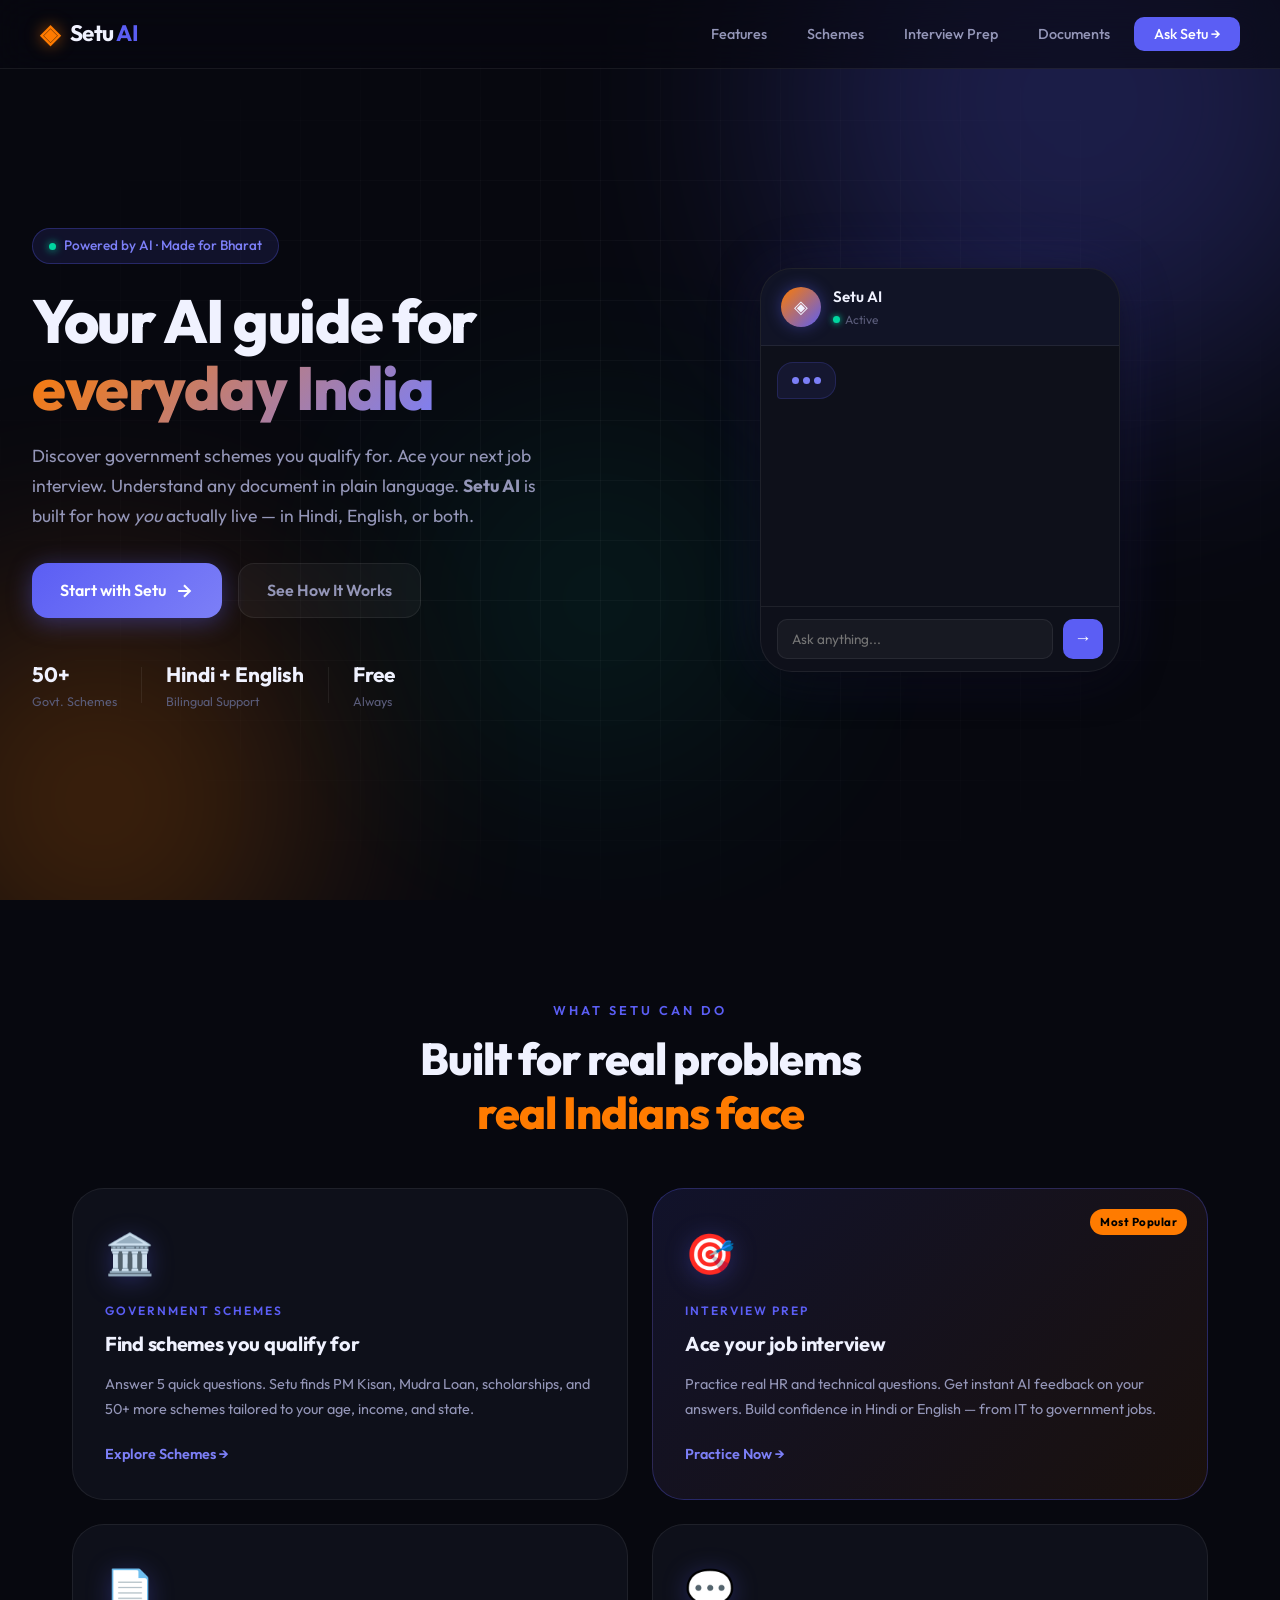
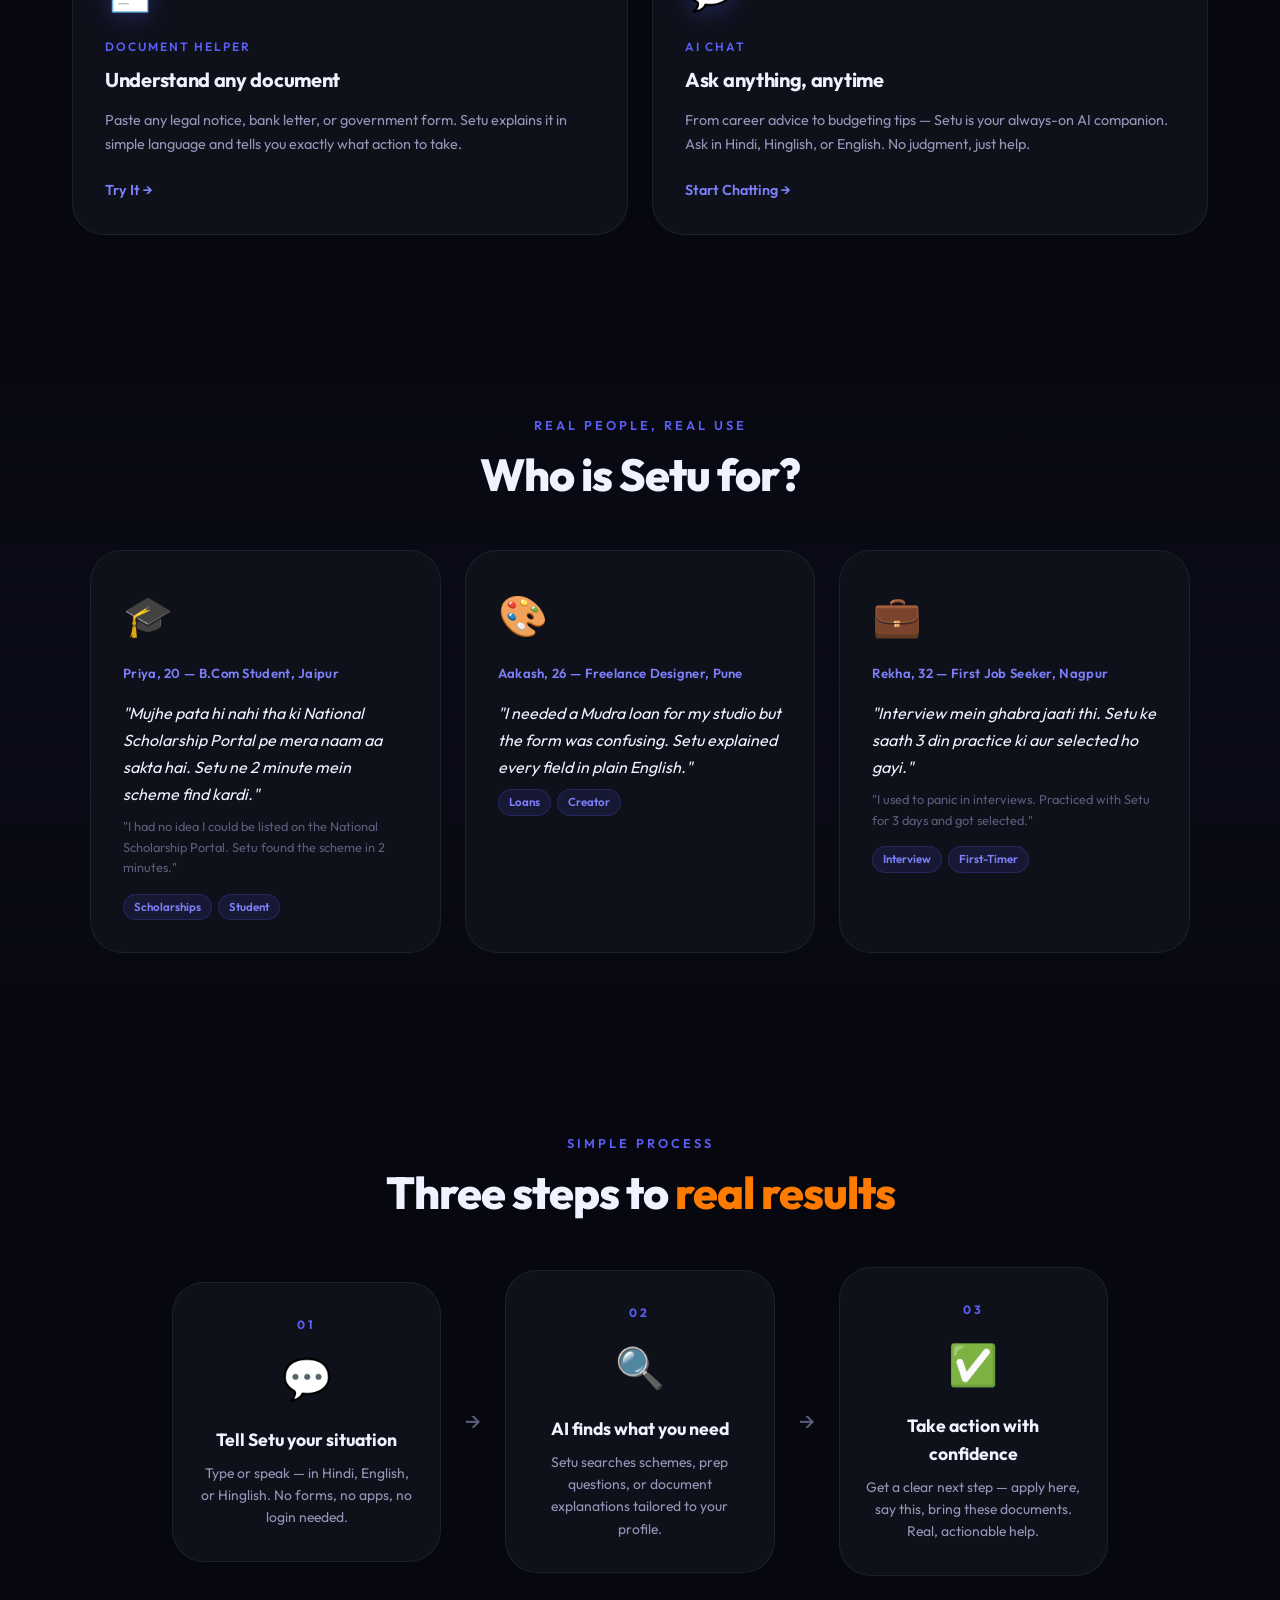
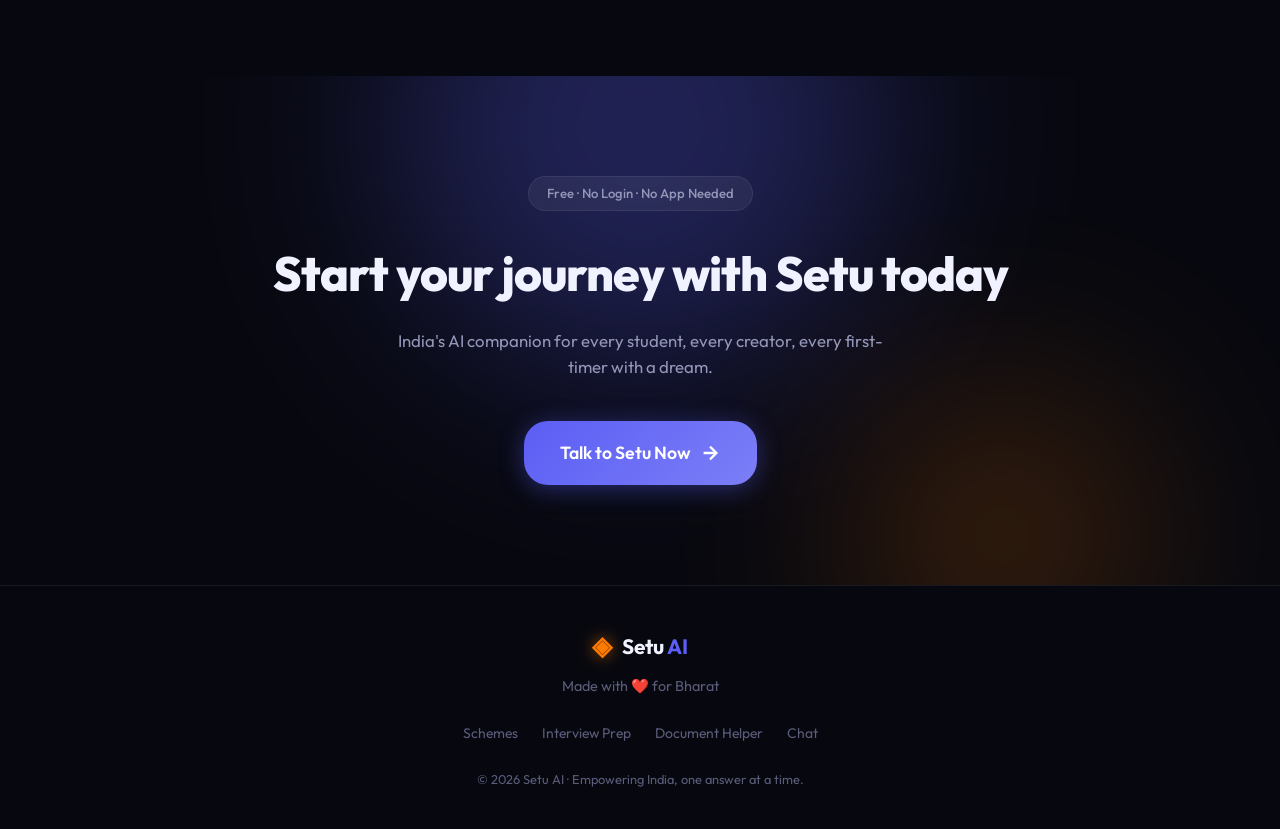
<file: index.html>
<!DOCTYPE html>
<html lang="en">
<head>
  <meta charset="UTF-8" />
  <meta name="viewport" content="width=device-width, initial-scale=1.0" />
  <title>Setu AI — Your Everyday Life Companion for India</title>
  <meta name="description" content="Setu AI helps students, job seekers, and everyday Indians navigate government schemes, prepare for interviews, simplify documents, and grow their careers — powered by AI." />
  <link rel="preconnect" href="https://fonts.googleapis.com" />
  <link rel="preconnect" href="https://fonts.gstatic.com" crossorigin />
  <link href="https://fonts.googleapis.com/css2?family=Outfit:wght@300;400;500;600;700;800&family=Noto+Sans+Devanagari:wght@400;500;600&display=swap" rel="stylesheet" />
  <link rel="stylesheet" href="css/style.css" />
</head>
<body>

  <!-- Navigation -->
  <nav class="navbar" id="navbar">
    <div class="nav-inner">
      <a href="index.html" class="nav-logo">
        <span class="logo-icon">◈</span>
        <span class="logo-text">Setu <span class="logo-ai">AI</span></span>
      </a>
      <ul class="nav-links" id="navLinks">
        <li><a href="#features" class="nav-link">Features</a></li>
        <li><a href="schemes.html" class="nav-link">Schemes</a></li>
        <li><a href="interview.html" class="nav-link">Interview Prep</a></li>
        <li><a href="document.html" class="nav-link">Documents</a></li>
        <li><a href="chat.html" class="nav-link nav-cta">Ask Setu →</a></li>
      </ul>
      <button class="nav-hamburger" id="navHamburger" aria-label="Toggle menu">
        <span></span><span></span><span></span>
      </button>
    </div>
  </nav>

  <!-- Hero Section -->
  <section class="hero" id="home">
    <div class="hero-bg">
      <div class="hero-orb hero-orb-1"></div>
      <div class="hero-orb hero-orb-2"></div>
      <div class="hero-orb hero-orb-3"></div>
      <div class="hero-grid"></div>
    </div>
    <div class="hero-content">
      <div class="hero-badge">
        <span class="badge-dot"></span>
        Powered by AI · Made for Bharat
      </div>
      <h1 class="hero-title">
        Your AI guide for<br />
        <span class="hero-gradient-text">everyday India</span>
      </h1>
      <p class="hero-subtitle">
        Discover government schemes you qualify for. Ace your next job interview. 
        Understand any document in plain language. <strong>Setu AI</strong> is built 
        for how <em>you</em> actually live — in Hindi, English, or both.
      </p>
      <div class="hero-actions">
        <a href="chat.html" class="btn btn-primary" id="heroStartBtn">
          <span>Start with Setu</span>
          <svg width="20" height="20" viewBox="0 0 24 24" fill="none" stroke="currentColor" stroke-width="2.5"><path d="M5 12h14M12 5l7 7-7 7"/></svg>
        </a>
        <a href="#features" class="btn btn-ghost" id="heroLearnBtn">See How It Works</a>
      </div>
      <div class="hero-stats">
        <div class="stat-item">
          <span class="stat-number">50+</span>
          <span class="stat-label">Govt. Schemes</span>
        </div>
        <div class="stat-divider"></div>
        <div class="stat-item">
          <span class="stat-number">Hindi + English</span>
          <span class="stat-label">Bilingual Support</span>
        </div>
        <div class="stat-divider"></div>
        <div class="stat-item">
          <span class="stat-number">Free</span>
          <span class="stat-label">Always</span>
        </div>
      </div>
    </div>
    <div class="hero-visual">
      <div class="chat-preview" id="chatPreview">
        <div class="chat-header">
          <div class="chat-avatar">◈</div>
          <div>
            <div class="chat-name">Setu AI</div>
            <div class="chat-status"><span class="status-dot"></span> Active</div>
          </div>
        </div>
        <div class="chat-messages" id="heroMessages">
          <!-- JS fills these in -->
        </div>
        <div class="chat-input-row">
          <input type="text" class="chat-input-preview" placeholder="Ask anything..." readonly />
          <button class="chat-send-btn" aria-label="Send">→</button>
        </div>
      </div>
    </div>
  </section>

  <!-- Features Section -->
  <section class="features" id="features">
    <div class="section-label">What Setu Can Do</div>
    <h2 class="section-title">Built for real problems<br /><span class="section-accent">real Indians face</span></h2>
    <div class="features-grid">

      <a href="schemes.html" class="feature-card" id="featureSchemes">
        <div class="feature-icon schemes-icon">🏛️</div>
        <div class="feature-tag">Government Schemes</div>
        <h3 class="feature-title">Find schemes you qualify for</h3>
        <p class="feature-desc">Answer 5 quick questions. Setu finds PM Kisan, Mudra Loan, scholarships, and 50+ more schemes tailored to your age, income, and state.</p>
        <div class="feature-link">Explore Schemes →</div>
      </a>

      <a href="interview.html" class="feature-card feature-card-highlight" id="featureInterview">
        <div class="feature-badge">Most Popular</div>
        <div class="feature-icon interview-icon">🎯</div>
        <div class="feature-tag">Interview Prep</div>
        <h3 class="feature-title">Ace your job interview</h3>
        <p class="feature-desc">Practice real HR and technical questions. Get instant AI feedback on your answers. Build confidence in Hindi or English — from IT to government jobs.</p>
        <div class="feature-link">Practice Now →</div>
      </a>

      <a href="document.html" class="feature-card" id="featureDocuments">
        <div class="feature-icon doc-icon">📄</div>
        <div class="feature-tag">Document Helper</div>
        <h3 class="feature-title">Understand any document</h3>
        <p class="feature-desc">Paste any legal notice, bank letter, or government form. Setu explains it in simple language and tells you exactly what action to take.</p>
        <div class="feature-link">Try It →</div>
      </a>

      <a href="chat.html" class="feature-card" id="featureChat">
        <div class="feature-icon chat-icon">💬</div>
        <div class="feature-tag">AI Chat</div>
        <h3 class="feature-title">Ask anything, anytime</h3>
        <p class="feature-desc">From career advice to budgeting tips — Setu is your always-on AI companion. Ask in Hindi, Hinglish, or English. No judgment, just help.</p>
        <div class="feature-link">Start Chatting →</div>
      </a>

    </div>
  </section>

  <!-- Use Cases / Stories Section -->
  <section class="stories" id="stories">
    <div class="section-label">Real People, Real Use</div>
    <h2 class="section-title">Who is Setu for?</h2>
    <div class="stories-grid">
      <div class="story-card" id="storyStudent">
        <div class="story-emoji">🎓</div>
        <div class="story-persona">Priya, 20 — B.Com Student, Jaipur</div>
        <blockquote class="story-quote">"Mujhe pata hi nahi tha ki National Scholarship Portal pe mera naam aa sakta hai. Setu ne 2 minute mein scheme find kardi."</blockquote>
        <div class="story-translation">"I had no idea I could be listed on the National Scholarship Portal. Setu found the scheme in 2 minutes."</div>
        <div class="story-tags"><span class="story-tag">Scholarships</span><span class="story-tag">Student</span></div>
      </div>
      <div class="story-card" id="storyCreator">
        <div class="story-emoji">🎨</div>
        <div class="story-persona">Aakash, 26 — Freelance Designer, Pune</div>
        <blockquote class="story-quote">"I needed a Mudra loan for my studio but the form was confusing. Setu explained every field in plain English."</blockquote>
        <div class="story-tags"><span class="story-tag">Loans</span><span class="story-tag">Creator</span></div>
      </div>
      <div class="story-card" id="storyFirstTimer">
        <div class="story-emoji">💼</div>
        <div class="story-persona">Rekha, 32 — First Job Seeker, Nagpur</div>
        <blockquote class="story-quote">"Interview mein ghabra jaati thi. Setu ke saath 3 din practice ki aur selected ho gayi."</blockquote>
        <div class="story-translation">"I used to panic in interviews. Practiced with Setu for 3 days and got selected."</div>
        <div class="story-tags"><span class="story-tag">Interview</span><span class="story-tag">First-Timer</span></div>
      </div>
    </div>
  </section>

  <!-- How It Works -->
  <section class="how-it-works" id="how">
    <div class="section-label">Simple Process</div>
    <h2 class="section-title">Three steps to <span class="section-accent">real results</span></h2>
    <div class="steps-row">
      <div class="step" id="step1">
        <div class="step-number">01</div>
        <div class="step-icon">💬</div>
        <h3 class="step-title">Tell Setu your situation</h3>
        <p class="step-desc">Type or speak — in Hindi, English, or Hinglish. No forms, no apps, no login needed.</p>
      </div>
      <div class="step-arrow">→</div>
      <div class="step" id="step2">
        <div class="step-number">02</div>
        <div class="step-icon">🔍</div>
        <h3 class="step-title">AI finds what you need</h3>
        <p class="step-desc">Setu searches schemes, prep questions, or document explanations tailored to your profile.</p>
      </div>
      <div class="step-arrow">→</div>
      <div class="step" id="step3">
        <div class="step-number">03</div>
        <div class="step-icon">✅</div>
        <h3 class="step-title">Take action with confidence</h3>
        <p class="step-desc">Get a clear next step — apply here, say this, bring these documents. Real, actionable help.</p>
      </div>
    </div>
  </section>

  <!-- CTA Banner -->
  <section class="cta-banner" id="cta">
    <div class="cta-bg">
      <div class="cta-orb cta-orb-1"></div>
      <div class="cta-orb cta-orb-2"></div>
    </div>
    <div class="cta-content">
      <div class="cta-badge">Free · No Login · No App Needed</div>
      <h2 class="cta-title">Start your journey with Setu today</h2>
      <p class="cta-subtitle">India's AI companion for every student, every creator, every first-timer with a dream.</p>
      <a href="chat.html" class="btn btn-primary btn-large" id="ctaStartBtn">
        <span>Talk to Setu Now</span>
        <svg width="22" height="22" viewBox="0 0 24 24" fill="none" stroke="currentColor" stroke-width="2.5"><path d="M5 12h14M12 5l7 7-7 7"/></svg>
      </a>
    </div>
  </section>

  <!-- Footer -->
  <footer class="footer">
    <div class="footer-inner">
      <div class="footer-logo">
        <span class="logo-icon">◈</span>
        <span class="logo-text">Setu <span class="logo-ai">AI</span></span>
      </div>
      <p class="footer-tagline">Made with ❤️ for Bharat</p>
      <div class="footer-links">
        <a href="schemes.html">Schemes</a>
        <a href="interview.html">Interview Prep</a>
        <a href="document.html">Document Helper</a>
        <a href="chat.html">Chat</a>
      </div>
      <p class="footer-copy">© 2026 Setu AI · Empowering India, one answer at a time.</p>
    </div>
  </footer>

  <script src="js/main.js"></script>
</body>
</html>
</file>
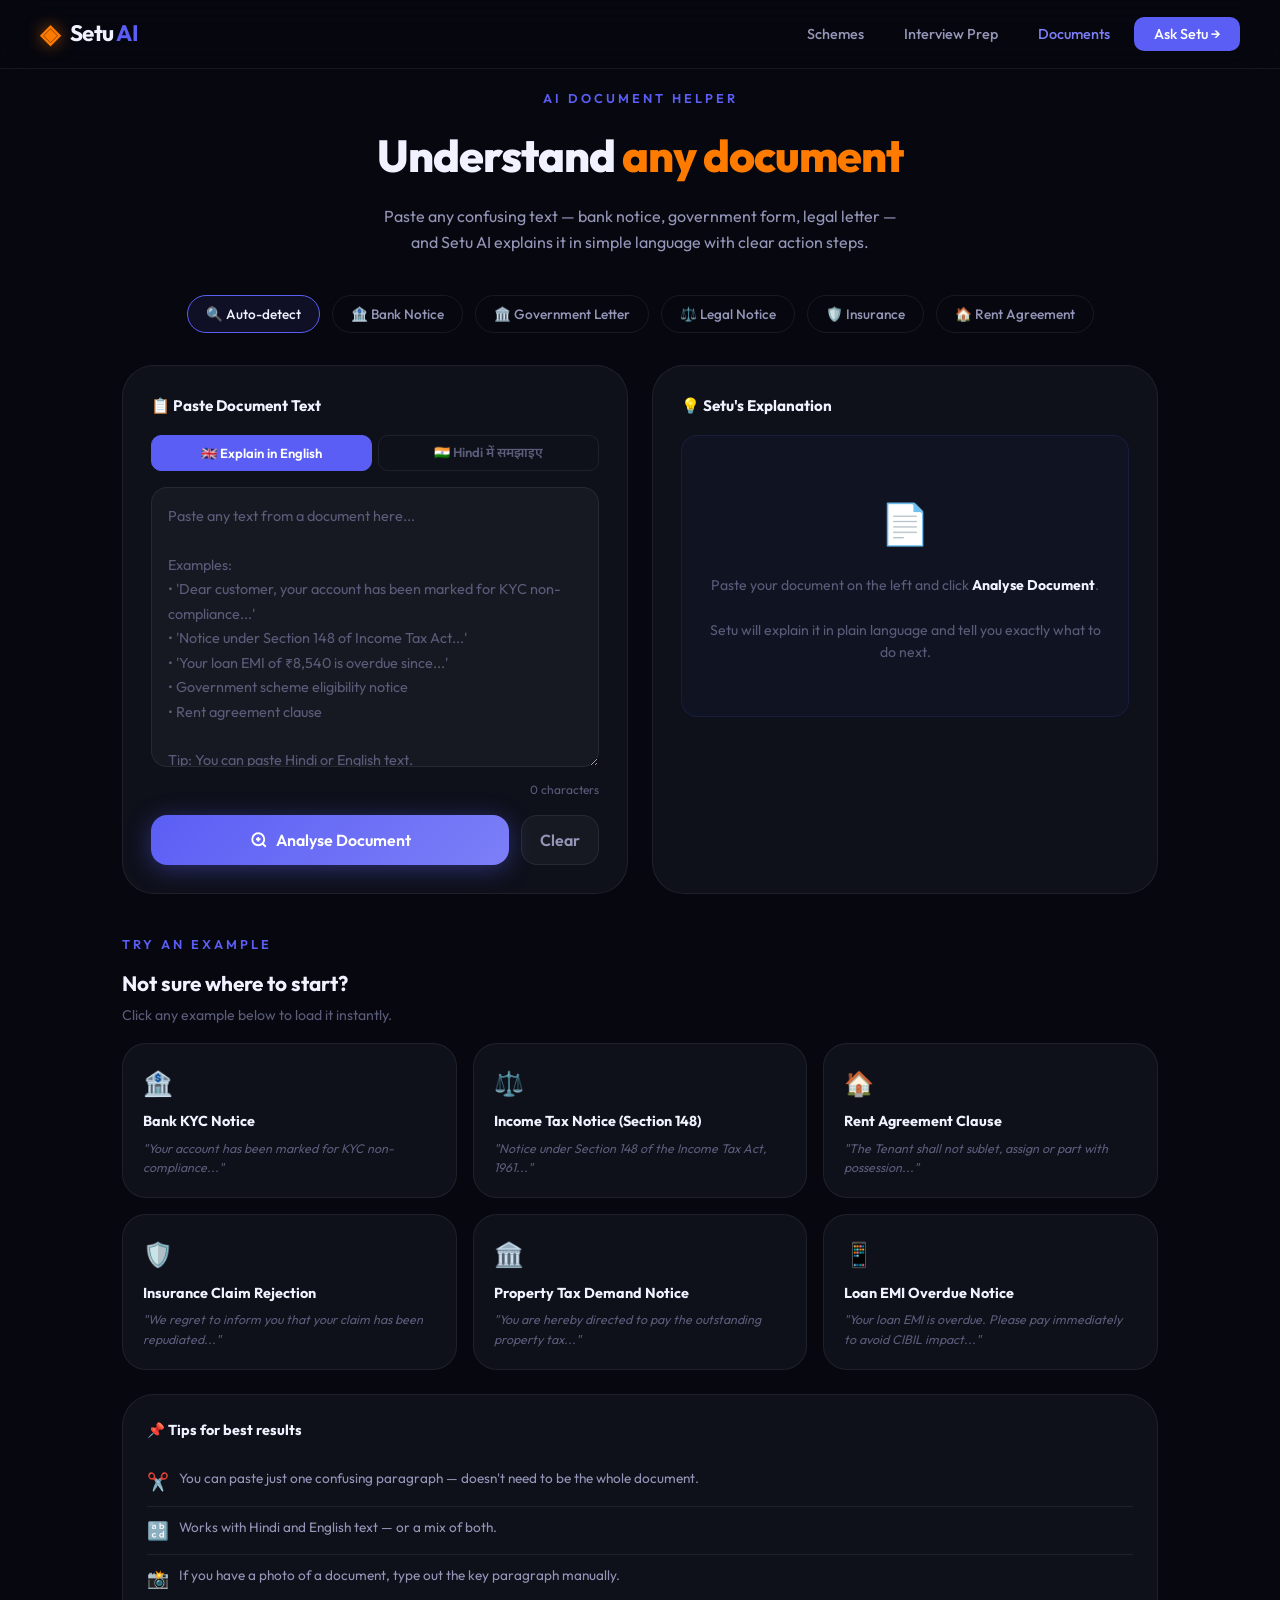
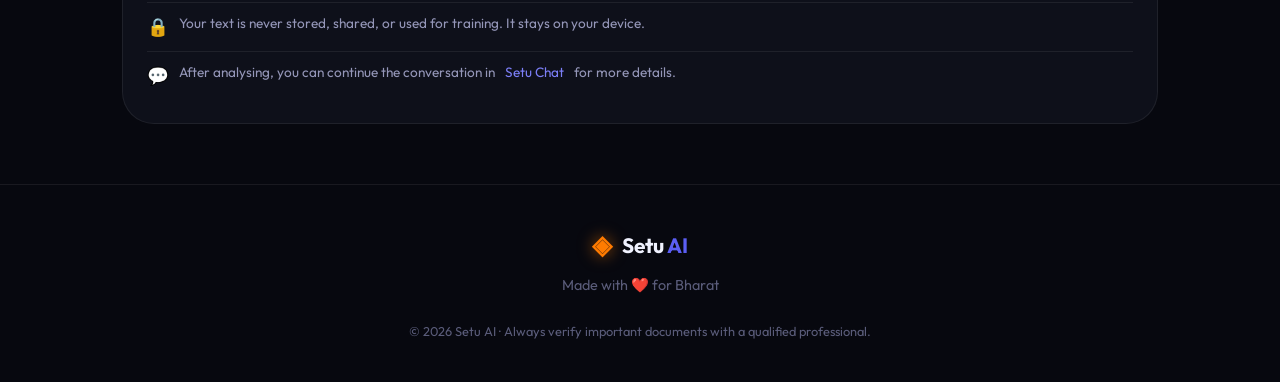
<file: document.html>
<!DOCTYPE html>
<html lang="en">
<head>
  <meta charset="UTF-8" />
  <meta name="viewport" content="width=device-width, initial-scale=1.0" />
  <title>Document Helper — Setu AI</title>
  <meta name="description" content="Paste any confusing document — bank notice, government form, legal letter — and Setu AI explains it in simple Hindi or English with clear action steps." />
  <link rel="preconnect" href="https://fonts.googleapis.com" />
  <link href="https://fonts.googleapis.com/css2?family=Outfit:wght@300;400;500;600;700;800&display=swap" rel="stylesheet" />
  <link rel="stylesheet" href="css/style.css" />
  <style>
    .doc-page { padding: 88px 2rem 60px; max-width: 1100px; margin: 0 auto; }

    .doc-hero { text-align: center; margin-bottom: 2.5rem; }

    /* Doc type selector */
    .doc-type-row {
      display: flex;
      gap: 0.75rem;
      flex-wrap: wrap;
      justify-content: center;
      margin-bottom: 2rem;
    }
    .doc-type-chip {
      display: flex;
      align-items: center;
      gap: 7px;
      padding: 9px 18px;
      border-radius: 100px;
      border: 1px solid var(--border);
      background: none;
      color: var(--text-secondary);
      font-size: 0.85rem;
      font-weight: 500;
      font-family: inherit;
      cursor: pointer;
      transition: var(--transition);
    }
    .doc-type-chip:hover, .doc-type-chip.active {
      border-color: var(--indigo);
      background: rgba(91,94,244,0.1);
      color: var(--text-primary);
    }

    /* Main layout */
    .doc-main {
      display: grid;
      grid-template-columns: 1fr 1fr;
      gap: 1.5rem;
      margin-bottom: 1.5rem;
    }
    @media(max-width:900px){ .doc-main{ grid-template-columns:1fr; } }

    .doc-card {
      background: var(--bg-card);
      border: 1px solid var(--border);
      border-radius: var(--radius-xl);
      padding: 1.75rem;
    }

    .doc-card-title {
      font-size: 0.95rem;
      font-weight: 700;
      margin-bottom: 1rem;
      display: flex;
      align-items: center;
      gap: 9px;
    }

    #docInput {
      width: 100%;
      background: var(--bg-glass);
      border: 1px solid var(--border);
      border-radius: var(--radius-md);
      padding: 1rem;
      color: var(--text-primary);
      font-family: inherit;
      font-size: 0.9rem;
      line-height: 1.7;
      resize: vertical;
      min-height: 280px;
      outline: none;
      transition: var(--transition);
    }
    #docInput:focus { border-color: var(--border-glow); box-shadow: 0 0 0 3px rgba(91,94,244,0.08); }
    #docInput::placeholder { color: var(--text-muted); }

    .char-count {
      font-size: 0.75rem;
      color: var(--text-muted);
      text-align: right;
      margin-top: 6px;
      margin-bottom: 1rem;
    }

    .lang-toggle {
      display: flex;
      gap: 6px;
      margin-bottom: 1rem;
    }
    .lang-btn {
      flex: 1;
      padding: 8px;
      border-radius: var(--radius-sm);
      border: 1px solid var(--border);
      background: none;
      color: var(--text-muted);
      font-family: inherit;
      font-size: 0.82rem;
      font-weight: 600;
      cursor: pointer;
      transition: var(--transition);
      text-align: center;
    }
    .lang-btn.active {
      background: var(--indigo);
      border-color: var(--indigo);
      color: #fff;
    }

    /* Output area */
    .doc-output-area {
      min-height: 280px;
      background: rgba(91,94,244,0.04);
      border: 1px solid rgba(91,94,244,0.12);
      border-radius: var(--radius-md);
      padding: 1.25rem;
      font-size: 0.9rem;
      line-height: 1.75;
      color: var(--text-secondary);
      position: relative;
      overflow: hidden;
    }
    .doc-output-area.loading::after {
      content: '';
      position: absolute;
      inset: 0;
      background: linear-gradient(90deg, transparent 0%, rgba(91,94,244,0.07) 50%, transparent 100%);
      background-size: 200% 100%;
      animation: shimmer 1.4s ease infinite;
    }
    @keyframes shimmer { 0%{background-position:-200% 0} 100%{background-position:200% 0} }

    .output-placeholder {
      display: flex;
      flex-direction: column;
      align-items: center;
      justify-content: center;
      height: 100%;
      min-height: 240px;
      text-align: center;
      gap: 1rem;
      color: var(--text-muted);
    }
    .output-placeholder-icon { font-size: 2.5rem; }
    .output-placeholder-text { font-size: 0.88rem; line-height: 1.6; }

    /* Result sections */
    .result-section { margin-bottom: 1.25rem; }
    .result-section-title {
      font-size: 0.8rem;
      font-weight: 700;
      letter-spacing: 1.5px;
      text-transform: uppercase;
      margin-bottom: 0.5rem;
      display: flex;
      align-items: center;
      gap: 6px;
    }
    .result-section-body {
      font-size: 0.88rem;
      color: var(--text-secondary);
      line-height: 1.75;
    }
    .result-section-body ul { padding-left: 1.2rem; margin-top: 0.25rem; }
    .result-section-body li { margin-bottom: 0.3rem; }

    .action-box {
      background: rgba(255,123,0,0.08);
      border: 1px solid rgba(255,123,0,0.22);
      border-radius: var(--radius-md);
      padding: 14px 18px;
      font-size: 0.88rem;
      color: var(--saffron-light);
      line-height: 1.65;
    }
    .action-box strong { color: var(--saffron); }

    .deadline-box {
      background: rgba(255,78,122,0.07);
      border: 1px solid rgba(255,78,122,0.22);
      border-radius: var(--radius-md);
      padding: 12px 16px;
      font-size: 0.85rem;
      color: var(--rose);
      display: flex;
      align-items: center;
      gap: 8px;
    }

    .tag-row { display: flex; gap: 6px; flex-wrap: wrap; margin-top: 6px; }
    .result-tag {
      font-size: 0.72rem;
      font-weight: 600;
      padding: 3px 10px;
      border-radius: 100px;
      background: rgba(91,94,244,0.12);
      color: var(--indigo-light);
      border: 1px solid rgba(91,94,244,0.2);
    }

    /* Quick examples */
    .examples-section { margin-top: 2.5rem; }
    .examples-grid {
      display: grid;
      grid-template-columns: repeat(auto-fill, minmax(280px, 1fr));
      gap: 1rem;
      margin-top: 1rem;
    }
    .example-card {
      background: var(--bg-card);
      border: 1px solid var(--border);
      border-radius: var(--radius-lg);
      padding: 1.25rem;
      cursor: pointer;
      transition: var(--transition);
    }
    .example-card:hover { border-color: var(--border-glow); transform: translateY(-2px); }
    .example-card-icon { font-size: 1.5rem; margin-bottom: 0.5rem; }
    .example-card-title { font-size: 0.9rem; font-weight: 700; margin-bottom: 0.35rem; }
    .example-card-snippet {
      font-size: 0.78rem;
      color: var(--text-muted);
      line-height: 1.55;
      font-style: italic;
    }

    /* Bottom toolbar */
    .doc-actions {
      display: flex;
      gap: 0.75rem;
      flex-wrap: wrap;
    }

    /* Tips sidebar */
    .doc-tips {
      background: var(--bg-card);
      border: 1px solid var(--border);
      border-radius: var(--radius-xl);
      padding: 1.5rem;
      margin-top: 1.5rem;
    }
    .tips-title { font-size: 0.9rem; font-weight: 700; margin-bottom: 1rem; }
    .tip-item {
      display: flex;
      gap: 10px;
      padding: 10px 0;
      border-bottom: 1px solid var(--border);
      font-size: 0.85rem;
      color: var(--text-secondary);
      line-height: 1.5;
    }
    .tip-item:last-child { border-bottom: none; }
    .tip-icon { font-size: 1.1rem; flex-shrink: 0; margin-top: 1px; }
  </style>
</head>
<body>

  <nav class="navbar" id="navbar">
    <div class="nav-inner">
      <a href="index.html" class="nav-logo">
        <span class="logo-icon">◈</span>
        <span class="logo-text">Setu <span class="logo-ai">AI</span></span>
      </a>
      <ul class="nav-links">
        <li><a href="schemes.html" class="nav-link">Schemes</a></li>
        <li><a href="interview.html" class="nav-link">Interview Prep</a></li>
        <li><a href="document.html" class="nav-link" style="color:var(--indigo-light)">Documents</a></li>
        <li><a href="chat.html" class="nav-link nav-cta">Ask Setu →</a></li>
      </ul>
    </div>
  </nav>

  <div class="doc-page">

    <!-- Header -->
    <div class="doc-hero">
      <div class="section-label">AI Document Helper</div>
      <h1 class="page-title">Understand <span style="color:var(--saffron)">any document</span></h1>
      <p class="page-subtitle">Paste any confusing text — bank notice, government form, legal letter — and Setu AI explains it in simple language with clear action steps.</p>
    </div>

    <!-- Document Type Filter -->
    <div class="doc-type-row">
      <button class="doc-type-chip active" data-type="auto" id="typeAuto">🔍 Auto-detect</button>
      <button class="doc-type-chip" data-type="bank" id="typeBank">🏦 Bank Notice</button>
      <button class="doc-type-chip" data-type="govt" id="typeGovt">🏛️ Government Letter</button>
      <button class="doc-type-chip" data-type="legal" id="typeLegal">⚖️ Legal Notice</button>
      <button class="doc-type-chip" data-type="insurance" id="typeInsurance">🛡️ Insurance</button>
      <button class="doc-type-chip" data-type="rent" id="typeRent">🏠 Rent Agreement</button>
    </div>

    <!-- Main Panel -->
    <div class="doc-main">

      <!-- Input Panel -->
      <div class="doc-card">
        <div class="doc-card-title">📋 Paste Document Text</div>

        <div class="lang-toggle">
          <button class="lang-btn active" data-lang="english" id="langEn">🇬🇧 Explain in English</button>
          <button class="lang-btn" data-lang="hindi" id="langHi">🇮🇳 Hindi में समझाइए</button>
        </div>

        <textarea id="docInput" placeholder="Paste any text from a document here...

Examples:
• 'Dear customer, your account has been marked for KYC non-compliance...'
• 'Notice under Section 148 of Income Tax Act...'
• 'Your loan EMI of ₹8,540 is overdue since...'
• Government scheme eligibility notice
• Rent agreement clause

Tip: You can paste Hindi or English text."></textarea>

        <div class="char-count" id="charCount">0 characters</div>

        <div class="doc-actions">
          <button class="btn btn-primary" id="analyseBtn" style="flex:1;justify-content:center;">
            <svg width="18" height="18" viewBox="0 0 24 24" fill="none" stroke="currentColor" stroke-width="2.5"><circle cx="11" cy="11" r="8"/><path d="M21 21l-4.35-4.35M11 8v6M8 11h6"/></svg>
            Analyse Document
          </button>
          <button class="btn btn-ghost" id="clearDocBtn" style="padding:14px 18px;">Clear</button>
        </div>
      </div>

      <!-- Output Panel -->
      <div class="doc-card">
        <div class="doc-card-title">💡 Setu's Explanation</div>

        <div class="doc-output-area" id="docOutput">
          <div class="output-placeholder" id="outputPlaceholder">
            <div class="output-placeholder-icon">📄</div>
            <div class="output-placeholder-text">
              Paste your document on the left and click <strong style="color:var(--text-primary)">Analyse Document</strong>.<br /><br />
              Setu will explain it in plain language and tell you exactly what to do next.
            </div>
          </div>
        </div>
      </div>
    </div>

    <!-- Quick Examples -->
    <div class="examples-section">
      <div class="section-label" style="text-align:left;">Try an Example</div>
      <h2 style="font-size:1.3rem;font-weight:700;margin-bottom:0.25rem;">Not sure where to start?</h2>
      <p style="font-size:0.88rem;color:var(--text-muted);margin-bottom:0;">Click any example below to load it instantly.</p>
      <div class="examples-grid" id="examplesGrid">
        <!-- Filled by JS -->
      </div>
    </div>

    <!-- Tips -->
    <div class="doc-tips">
      <div class="tips-title">📌 Tips for best results</div>
      <div class="tip-item"><span class="tip-icon">✂️</span>You can paste just one confusing paragraph — doesn't need to be the whole document.</div>
      <div class="tip-item"><span class="tip-icon">🔡</span>Works with Hindi and English text — or a mix of both.</div>
      <div class="tip-item"><span class="tip-icon">📸</span>If you have a photo of a document, type out the key paragraph manually.</div>
      <div class="tip-item"><span class="tip-icon">🔒</span>Your text is never stored, shared, or used for training. It stays on your device.</div>
      <div class="tip-item"><span class="tip-icon">💬</span>After analysing, you can continue the conversation in <a href="chat.html" style="color:var(--indigo-light);">Setu Chat</a> for more details.</div>
    </div>

  </div>

  <footer class="footer">
    <div class="footer-inner">
      <div class="footer-logo"><span class="logo-icon">◈</span><span class="logo-text">Setu <span class="logo-ai">AI</span></span></div>
      <p class="footer-tagline">Made with ❤️ for Bharat</p>
      <p class="footer-copy">© 2026 Setu AI · Always verify important documents with a qualified professional.</p>
    </div>
  </footer>

  <script src="js/document.js"></script>
</body>
</html>
</file>
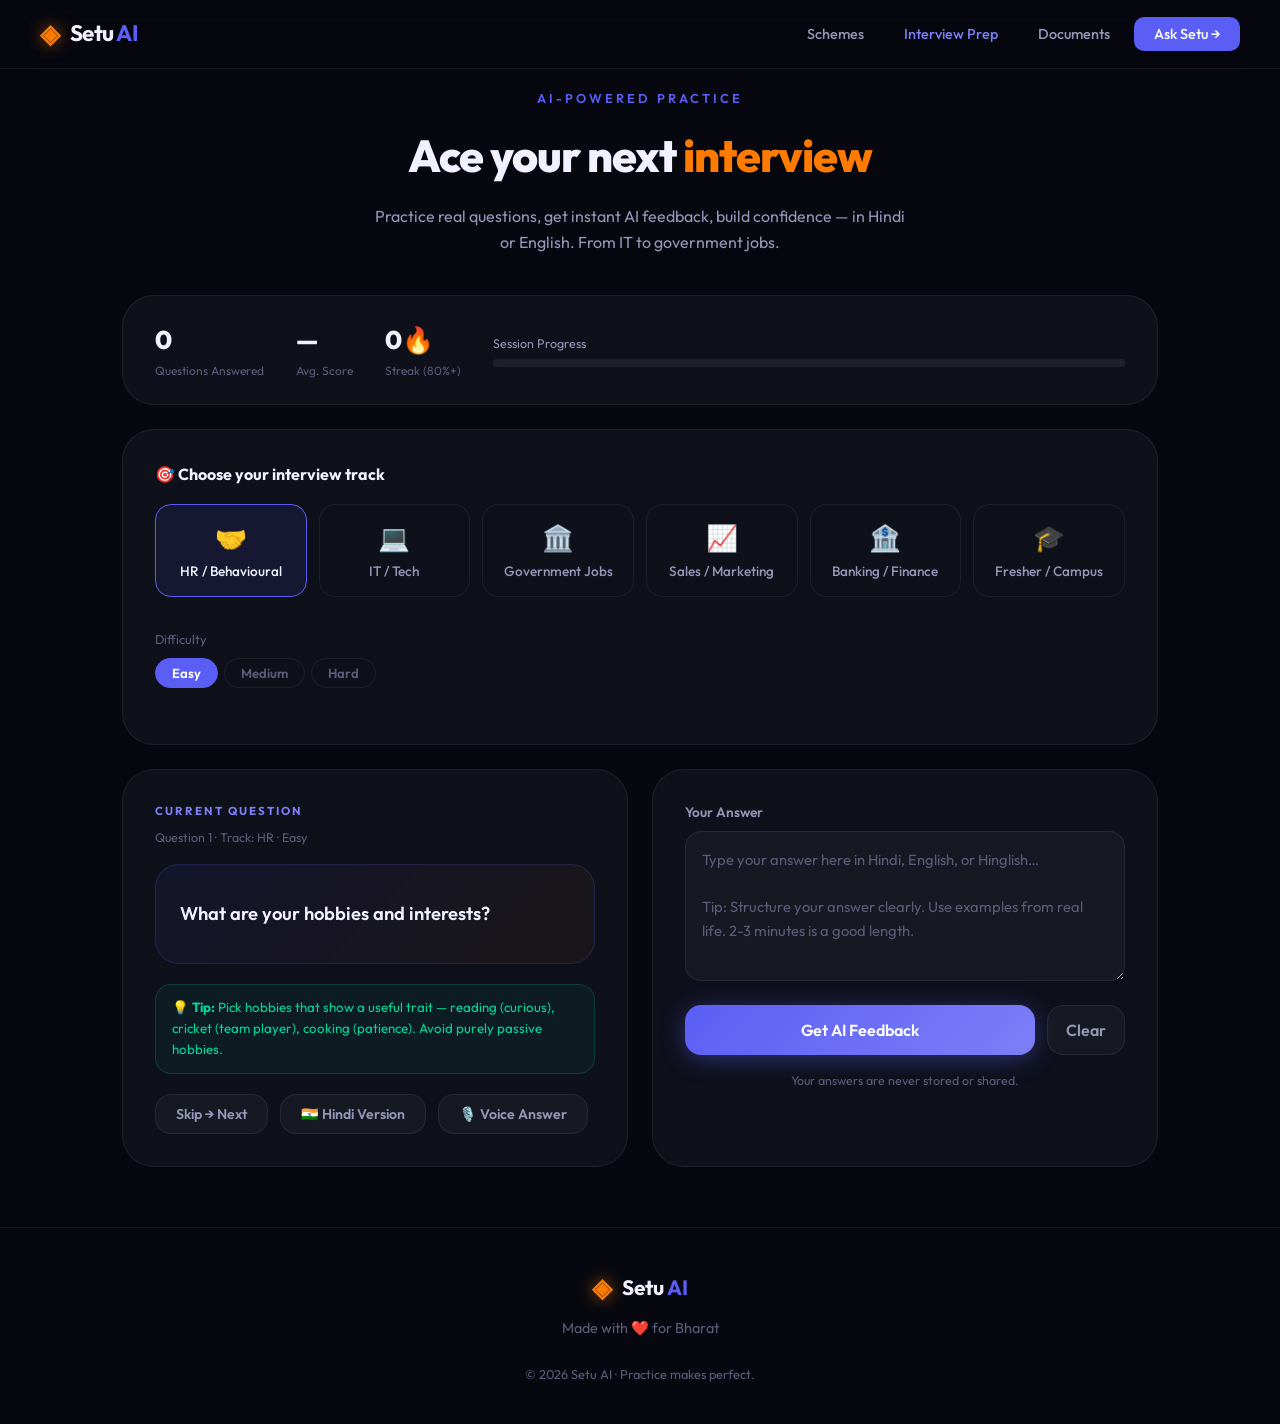
<file: interview.html>
<!DOCTYPE html>
<html lang="en">
<head>
  <meta charset="UTF-8" />
  <meta name="viewport" content="width=device-width, initial-scale=1.0" />
  <title>Interview Prep — Setu AI</title>
  <meta name="description" content="Practice real HR and technical interview questions with instant AI feedback. Build confidence in Hindi or English — from IT to government jobs. Powered by Setu AI." />
  <link rel="preconnect" href="https://fonts.googleapis.com" />
  <link href="https://fonts.googleapis.com/css2?family=Outfit:wght@300;400;500;600;700;800&display=swap" rel="stylesheet" />
  <link rel="stylesheet" href="css/style.css" />
  <style>
    /* ---- Interview-page specific styles ---- */
    .interview-page { padding: 88px 2rem 60px; max-width: 1100px; margin: 0 auto; }
    .interview-header { text-align: center; margin-bottom: 2.5rem; }

    .track-grid {
      display: grid;
      grid-template-columns: repeat(auto-fill, minmax(150px, 1fr));
      gap: 0.75rem;
      margin-bottom: 2rem;
    }
    .track-btn {
      display: flex;
      flex-direction: column;
      align-items: center;
      gap: 8px;
      padding: 16px 12px;
      border-radius: var(--radius-md);
      border: 1px solid var(--border);
      background: none;
      color: var(--text-secondary);
      cursor: pointer;
      transition: var(--transition);
      font-family: inherit;
      font-size: 0.85rem;
      font-weight: 500;
    }
    .track-btn:hover, .track-btn.active {
      border-color: var(--indigo);
      background: rgba(91,94,244,0.1);
      color: var(--text-primary);
    }
    .track-btn span.t-icon { font-size: 1.6rem; }

    .interview-arena {
      display: grid;
      grid-template-columns: 1fr 1fr;
      gap: 1.5rem;
    }
    @media(max-width:900px){ .interview-arena{ grid-template-columns:1fr; } }

    .arena-panel {
      background: var(--bg-card);
      border: 1px solid var(--border);
      border-radius: var(--radius-xl);
      padding: 2rem;
    }

    .q-label {
      font-size: 0.72rem;
      font-weight: 700;
      letter-spacing: 2px;
      text-transform: uppercase;
      color: var(--indigo-light);
      margin-bottom: 0.5rem;
    }
    .q-number {
      font-size: 0.78rem;
      color: var(--text-muted);
      margin-bottom: 1rem;
    }
    .q-text {
      font-size: 1.15rem;
      font-weight: 600;
      line-height: 1.55;
      color: var(--text-primary);
      background: linear-gradient(135deg,rgba(91,94,244,0.08),rgba(255,123,0,0.05));
      border: 1px solid rgba(91,94,244,0.2);
      border-radius: var(--radius-lg);
      padding: 1.5rem;
      margin-bottom: 1.25rem;
      min-height: 100px;
      display: flex;
      align-items: center;
    }
    .q-tip {
      background: rgba(0,214,160,0.06);
      border: 1px solid rgba(0,214,160,0.18);
      border-radius: var(--radius-md);
      padding: 12px 16px;
      font-size: 0.83rem;
      color: var(--emerald);
      line-height: 1.6;
      margin-bottom: 1.25rem;
    }
    .q-tip strong { color: var(--emerald); }

    .q-actions { display: flex; gap: 0.75rem; flex-wrap: wrap; }

    .answer-panel {}
    .answer-panel label {
      display: block;
      font-size: 0.85rem;
      font-weight: 600;
      color: var(--text-secondary);
      margin-bottom: 0.5rem;
    }
    #answerBox {
      width: 100%;
      background: var(--bg-glass);
      border: 1px solid var(--border);
      border-radius: var(--radius-md);
      padding: 1rem;
      color: var(--text-primary);
      font-family: inherit;
      font-size: 0.92rem;
      line-height: 1.6;
      resize: vertical;
      min-height: 150px;
      outline: none;
      transition: var(--transition);
      margin-bottom: 1rem;
    }
    #answerBox:focus { border-color: var(--border-glow); box-shadow: 0 0 0 3px rgba(91,94,244,0.08); }
    #answerBox::placeholder { color: var(--text-muted); }

    /* Feedback */
    .feedback-card {
      display: none;
      background: var(--bg-card);
      border: 1px solid var(--border);
      border-radius: var(--radius-xl);
      padding: 2rem;
      margin-top: 1.5rem;
      animation: fadeInDown 0.4s ease both;
    }
    .feedback-card.show { display: block; }

    .score-row {
      display: flex;
      gap: 1.25rem;
      flex-wrap: wrap;
      margin-bottom: 1rem;
    }
    .score-chip {
      display: flex;
      flex-direction: column;
      align-items: center;
      gap: 4px;
      background: var(--bg-glass);
      border: 1px solid var(--border);
      border-radius: var(--radius-md);
      padding: 12px 20px;
      flex: 1;
      min-width: 90px;
    }
    .score-chip-val { font-size: 1.5rem; font-weight: 800; color: var(--indigo-light); }
    .score-chip-label { font-size: 0.72rem; color: var(--text-muted); text-transform: uppercase; letter-spacing: 1px; }

    .feedback-bar-wrap { margin-bottom: 0.4rem; }
    .feedback-bar-label { display: flex; justify-content: space-between; font-size: 0.8rem; color: var(--text-secondary); margin-bottom: 4px; }
    .score-bar { height: 6px; background: var(--border); border-radius: 3px; overflow: hidden; }
    .score-fill { height: 100%; border-radius: 3px; background: linear-gradient(90deg,var(--emerald),var(--indigo)); width: 0; transition: width 1.2s ease; }

    .fb-section { margin-top: 1.25rem; }
    .fb-section-title { font-size: 0.82rem; font-weight: 700; margin-bottom: 0.5rem; display: flex; align-items: center; gap: 6px; }
    .fb-section-body { font-size: 0.88rem; color: var(--text-secondary); line-height: 1.7; }
    .fb-improved {
      background: rgba(91,94,244,0.06);
      border: 1px solid rgba(91,94,244,0.18);
      border-radius: var(--radius-md);
      padding: 12px 16px;
      font-size: 0.86rem;
      color: var(--text-primary);
      line-height: 1.65;
      font-style: italic;
      margin-top: 0.5rem;
    }

    /* Progress tracker */
    .progress-tracker {
      background: var(--bg-card);
      border: 1px solid var(--border);
      border-radius: var(--radius-xl);
      padding: 1.5rem 2rem;
      margin-bottom: 1.5rem;
      display: flex;
      align-items: center;
      gap: 2rem;
      flex-wrap: wrap;
    }
    .progress-stat { display: flex; flex-direction: column; }
    .progress-stat-val { font-size: 1.6rem; font-weight: 800; color: var(--text-primary); }
    .progress-stat-label { font-size: 0.75rem; color: var(--text-muted); }
    .progress-bar-outer { flex: 1; min-width: 160px; }
    .progress-bar-outer label { font-size: 0.78rem; color: var(--text-secondary); margin-bottom: 5px; display: block; }
    .progress-bar-bg { height: 8px; background: var(--border); border-radius: 4px; overflow: hidden; }
    .progress-bar-fill { height: 100%; border-radius: 4px; background: linear-gradient(90deg, var(--saffron), var(--indigo)); transition: width 0.8s ease; }

    /* Pill tabs */
    .pill-tabs { display: flex; gap: 6px; flex-wrap: wrap; margin-bottom: 1.5rem; }
    .pill-tab {
      padding: 6px 16px;
      border-radius: 100px;
      font-size: 0.82rem;
      font-weight: 600;
      border: 1px solid var(--border);
      background: none;
      color: var(--text-muted);
      cursor: pointer;
      font-family: inherit;
      transition: var(--transition);
    }
    .pill-tab.active {
      background: var(--indigo);
      border-color: var(--indigo);
      color: #fff;
    }

    /* Voice recording indicator */
    .voice-indicator {
      display: none;
      align-items: center;
      gap: 8px;
      color: var(--rose);
      font-size: 0.85rem;
      font-weight: 600;
      margin-bottom: 0.5rem;
    }
    .voice-indicator.show { display: flex; }
    .voice-wave { display: flex; gap: 3px; align-items: center; }
    .voice-wave span {
      display: block; width: 3px; border-radius: 2px;
      background: var(--rose);
      animation: wave 0.8s ease-in-out infinite;
    }
    .voice-wave span:nth-child(1){ height:8px; }
    .voice-wave span:nth-child(2){ height:16px; animation-delay:0.1s; }
    .voice-wave span:nth-child(3){ height:12px; animation-delay:0.2s; }
    .voice-wave span:nth-child(4){ height:20px; animation-delay:0.3s; }
    .voice-wave span:nth-child(5){ height:10px; animation-delay:0.4s; }
    @keyframes wave { 0%,100%{transform:scaleY(1)} 50%{transform:scaleY(0.4)} }
  </style>
</head>
<body>

  <nav class="navbar" id="navbar">
    <div class="nav-inner">
      <a href="index.html" class="nav-logo">
        <span class="logo-icon">◈</span>
        <span class="logo-text">Setu <span class="logo-ai">AI</span></span>
      </a>
      <ul class="nav-links">
        <li><a href="schemes.html" class="nav-link">Schemes</a></li>
        <li><a href="interview.html" class="nav-link" style="color:var(--indigo-light)">Interview Prep</a></li>
        <li><a href="document.html" class="nav-link">Documents</a></li>
        <li><a href="chat.html" class="nav-link nav-cta">Ask Setu →</a></li>
      </ul>
    </div>
  </nav>

  <div class="interview-page">

    <!-- Header -->
    <div class="interview-header">
      <div class="section-label">AI-Powered Practice</div>
      <h1 class="page-title">Ace your next <span style="color:var(--saffron)">interview</span></h1>
      <p class="page-subtitle">Practice real questions, get instant AI feedback, build confidence — in Hindi or English. From IT to government jobs.</p>
    </div>

    <!-- Progress Tracker -->
    <div class="progress-tracker" id="progressTracker">
      <div class="progress-stat">
        <span class="progress-stat-val" id="statAnswered">0</span>
        <span class="progress-stat-label">Questions Answered</span>
      </div>
      <div class="progress-stat">
        <span class="progress-stat-val" id="statAvgScore">—</span>
        <span class="progress-stat-label">Avg. Score</span>
      </div>
      <div class="progress-stat">
        <span class="progress-stat-val" id="statStreak">0🔥</span>
        <span class="progress-stat-label">Streak (80%+)</span>
      </div>
      <div class="progress-bar-outer">
        <label>Session Progress</label>
        <div class="progress-bar-bg"><div class="progress-bar-fill" id="sessionBar" style="width:0%"></div></div>
      </div>
    </div>

    <!-- Job Track Selection -->
    <div class="arena-panel" style="margin-bottom:1.5rem;">
      <div class="panel-title" style="font-size:1rem;font-weight:700;margin-bottom:1rem;display:flex;align-items:center;gap:10px;">
        🎯 Choose your interview track
      </div>
      <div class="track-grid" id="trackGrid">
        <button class="track-btn active" data-track="hr" id="trackHR">
          <span class="t-icon">🤝</span>HR / Behavioural
        </button>
        <button class="track-btn" data-track="it" id="trackIT">
          <span class="t-icon">💻</span>IT / Tech
        </button>
        <button class="track-btn" data-track="govt" id="trackGovt">
          <span class="t-icon">🏛️</span>Government Jobs
        </button>
        <button class="track-btn" data-track="sales" id="trackSales">
          <span class="t-icon">📈</span>Sales / Marketing
        </button>
        <button class="track-btn" data-track="banking" id="trackBanking">
          <span class="t-icon">🏦</span>Banking / Finance
        </button>
        <button class="track-btn" data-track="fresher" id="trackFresher">
          <span class="t-icon">🎓</span>Fresher / Campus
        </button>
      </div>

      <!-- Difficulty -->
      <div style="margin-top:0.5rem;">
        <div style="font-size:0.8rem;color:var(--text-muted);margin-bottom:8px;">Difficulty</div>
        <div class="pill-tabs" id="diffTabs">
          <button class="pill-tab active" data-diff="easy" id="diffEasy">Easy</button>
          <button class="pill-tab" data-diff="medium" id="diffMedium">Medium</button>
          <button class="pill-tab" data-diff="hard" id="diffHard">Hard</button>
        </div>
      </div>
    </div>

    <!-- Main Arena -->
    <div class="interview-arena">

      <!-- Question Panel -->
      <div class="arena-panel">
        <div class="q-label">Current Question</div>
        <div class="q-number" id="qNumber">Question 1 of 10</div>

        <div class="q-text" id="qText">
          Loading your first question...
        </div>

        <div class="q-tip" id="qTip">
          💡 <strong>Tip:</strong> Loading tip...
        </div>

        <div class="q-actions">
          <button class="btn btn-ghost" id="nextQBtn" style="padding:10px 20px;font-size:0.88rem;">
            Skip → Next
          </button>
          <button class="btn btn-ghost" id="hindiToggleBtn" style="padding:10px 20px;font-size:0.88rem;">
            🇮🇳 Hindi Version
          </button>
          <button class="btn btn-ghost" id="voiceAnswerBtn" style="padding:10px 20px;font-size:0.88rem;">
            🎙️ Voice Answer
          </button>
        </div>
      </div>

      <!-- Answer Panel -->
      <div class="arena-panel answer-panel">
        <div class="voice-indicator" id="voiceIndicator">
          <div class="voice-wave">
            <span></span><span></span><span></span><span></span><span></span>
          </div>
          Recording... click 🎙️ again to stop
        </div>

        <label for="answerBox">Your Answer</label>
        <textarea id="answerBox" placeholder="Type your answer here in Hindi, English, or Hinglish…&#10;&#10;Tip: Structure your answer clearly. Use examples from real life. 2-3 minutes is a good length."></textarea>

        <div style="display:flex;gap:0.75rem;flex-wrap:wrap;">
          <button class="btn btn-primary" id="submitAnswerBtn" style="flex:1;justify-content:center;">
            Get AI Feedback
          </button>
          <button class="btn btn-ghost" id="clearAnswerBtn" style="padding:14px 18px;">
            Clear
          </button>
        </div>

        <div style="margin-top:1rem;font-size:0.78rem;color:var(--text-muted);text-align:center;">
          Your answers are never stored or shared.
        </div>
      </div>
    </div>

    <!-- Feedback Card -->
    <div class="feedback-card" id="feedbackCard">
      <div style="font-size:1rem;font-weight:700;margin-bottom:1.25rem;display:flex;align-items:center;gap:8px;">
        ✅ AI Feedback
        <span id="overallBadge" style="margin-left:auto;font-size:0.82rem;padding:4px 12px;border-radius:100px;background:rgba(0,214,160,0.12);color:var(--emerald);border:1px solid rgba(0,214,160,0.25);">Score: —</span>
      </div>

      <div class="score-row">
        <div class="score-chip">
          <span class="score-chip-val" id="scoreContent">—</span>
          <span class="score-chip-label">Content</span>
        </div>
        <div class="score-chip">
          <span class="score-chip-val" id="scoreClarity">—</span>
          <span class="score-chip-label">Clarity</span>
        </div>
        <div class="score-chip">
          <span class="score-chip-val" id="scoreConfidence">—</span>
          <span class="score-chip-label">Confidence</span>
        </div>
        <div class="score-chip">
          <span class="score-chip-val" id="scoreStructure">—</span>
          <span class="score-chip-label">Structure</span>
        </div>
      </div>

      <div class="feedback-bar-wrap">
        <div class="feedback-bar-label"><span>Overall</span><span id="barPct">0%</span></div>
        <div class="score-bar"><div class="score-fill" id="overallBar"></div></div>
      </div>

      <div class="fb-section">
        <div class="fb-section-title">💪 What worked well</div>
        <div class="fb-section-body" id="fbGood">—</div>
      </div>
      <div class="fb-section">
        <div class="fb-section-title">🔧 How to improve</div>
        <div class="fb-section-body" id="fbImprove">—</div>
      </div>
      <div class="fb-section">
        <div class="fb-section-title">✨ A stronger version</div>
        <div class="fb-improved" id="fbBetter">—</div>
      </div>

      <div style="display:flex;gap:0.75rem;margin-top:1.5rem;flex-wrap:wrap;">
        <button class="btn btn-primary" id="nextAfterFeedbackBtn" style="flex:1;justify-content:center;">
          Next Question →
        </button>
        <button class="btn btn-ghost" id="retryBtn" style="padding:14px 18px;">
          Retry This
        </button>
      </div>
    </div>

  </div><!-- /interview-page -->

  <footer class="footer">
    <div class="footer-inner">
      <div class="footer-logo"><span class="logo-icon">◈</span><span class="logo-text">Setu <span class="logo-ai">AI</span></span></div>
      <p class="footer-tagline">Made with ❤️ for Bharat</p>
      <p class="footer-copy">© 2026 Setu AI · Practice makes perfect.</p>
    </div>
  </footer>

  <script src="js/interview.js"></script>
</body>
</html>
</file>
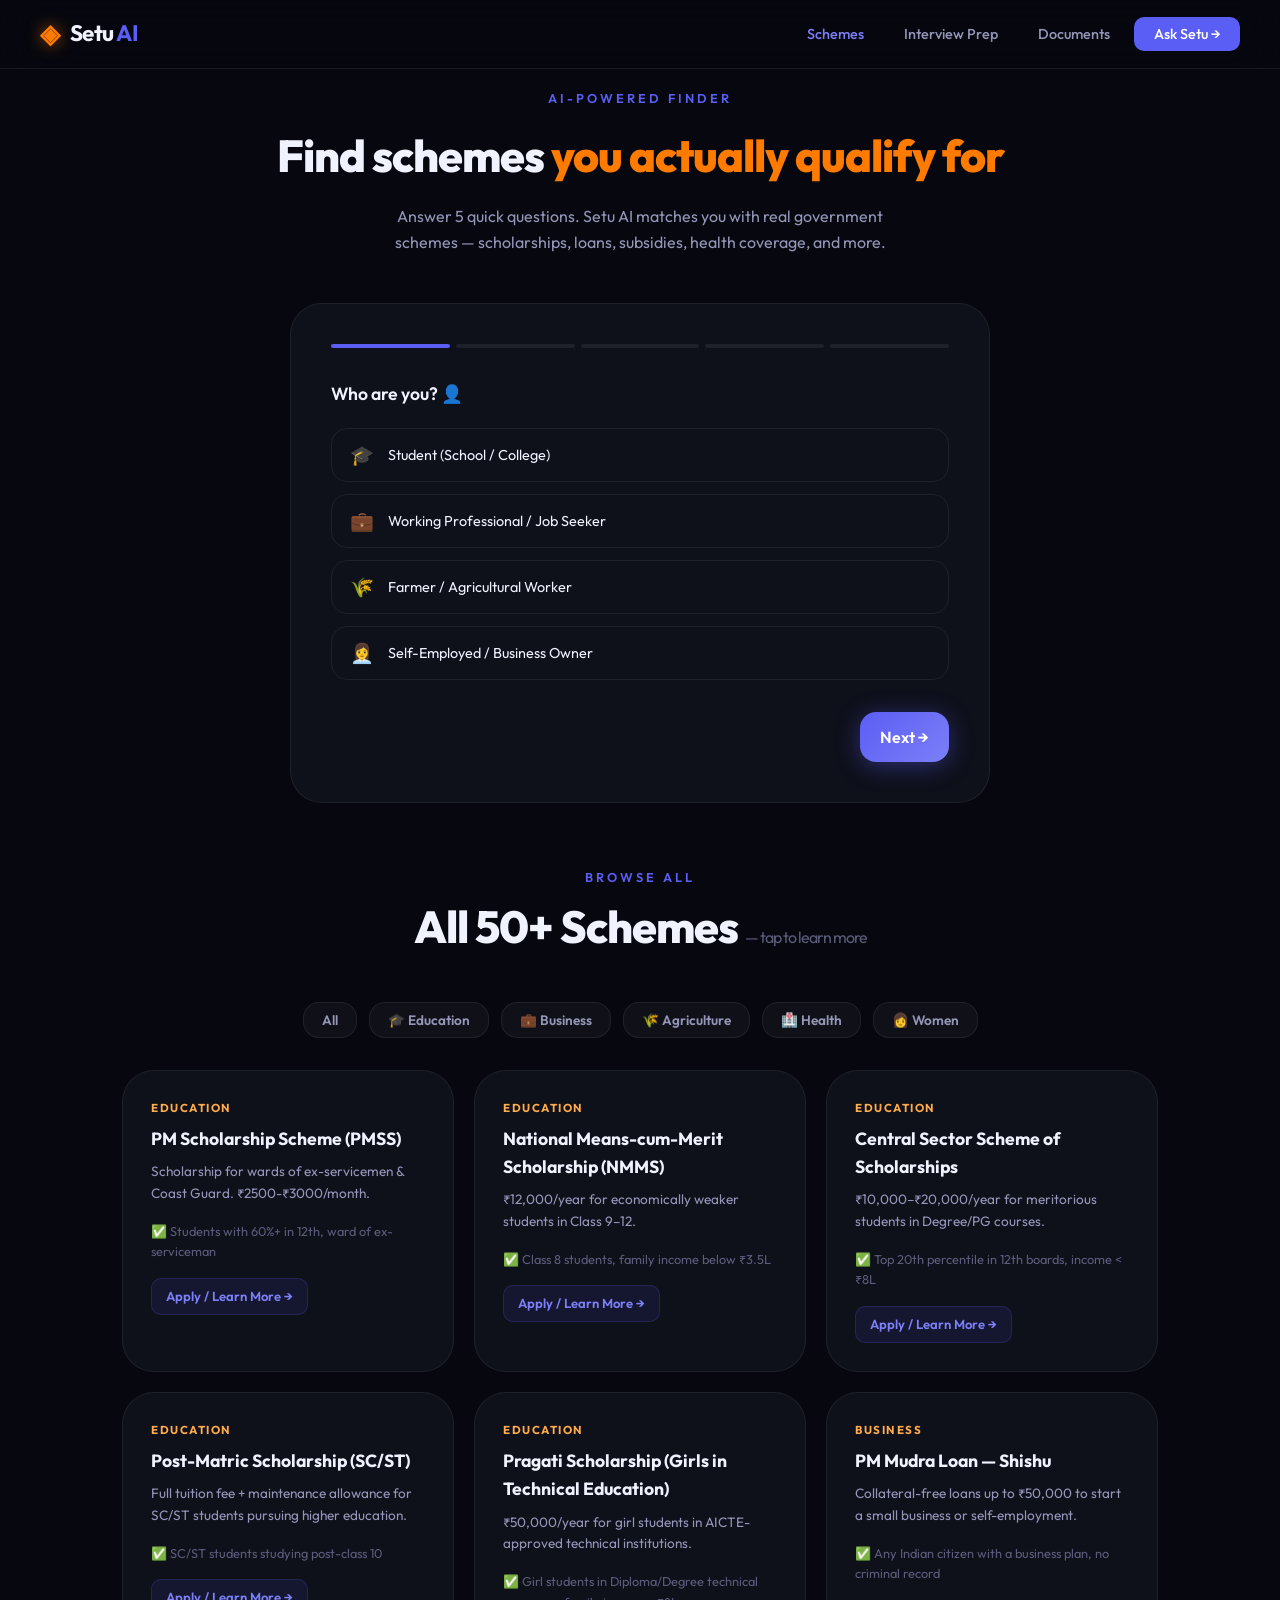
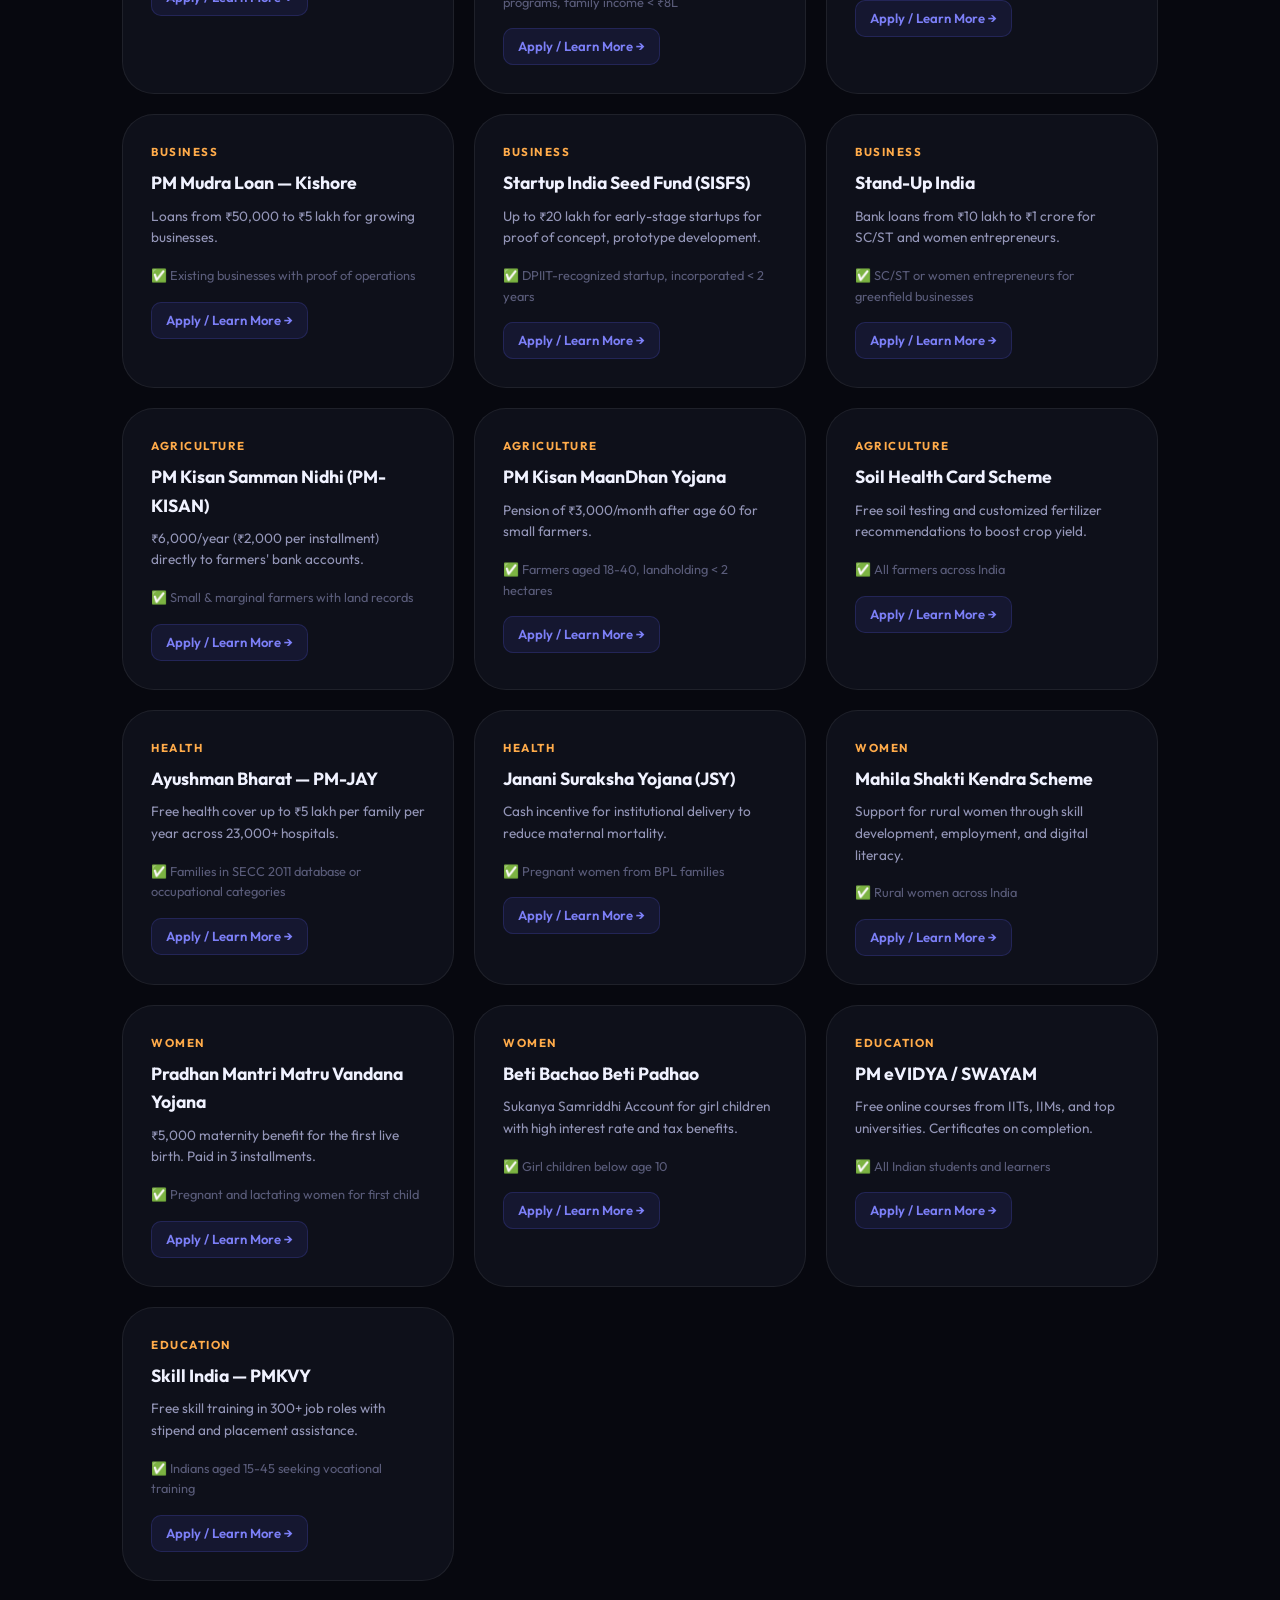
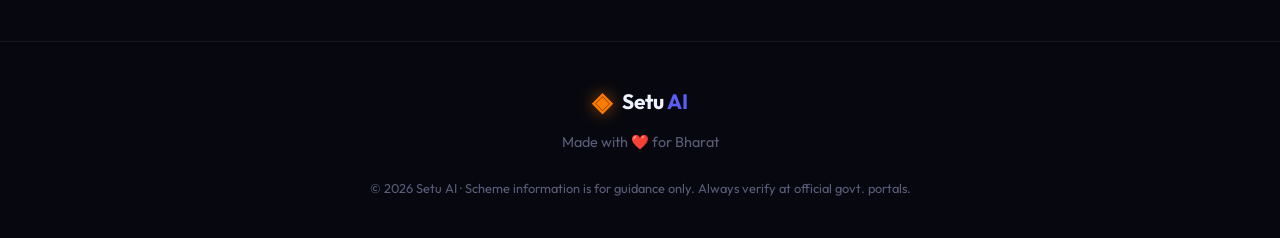
<file: schemes.html>
<!DOCTYPE html>
<html lang="en">
<head>
  <meta charset="UTF-8" />
  <meta name="viewport" content="width=device-width, initial-scale=1.0" />
  <title>Government Schemes Finder — Setu AI</title>
  <meta name="description" content="Find government schemes you qualify for — PM Kisan, Mudra Loan, NMMS Scholarship, Ayushman Bharat, and 50+ more. Powered by Setu AI." />
  <link rel="preconnect" href="https://fonts.googleapis.com" />
  <link href="https://fonts.googleapis.com/css2?family=Outfit:wght@300;400;500;600;700;800&display=swap" rel="stylesheet" />
  <link rel="stylesheet" href="css/style.css" />
</head>
<body>
  <nav class="navbar" id="navbar">
    <div class="nav-inner">
      <a href="index.html" class="nav-logo"><span class="logo-icon">◈</span><span class="logo-text">Setu <span class="logo-ai">AI</span></span></a>
      <ul class="nav-links">
        <li><a href="schemes.html" class="nav-link" style="color:var(--indigo-light)">Schemes</a></li>
        <li><a href="interview.html" class="nav-link">Interview Prep</a></li>
        <li><a href="document.html" class="nav-link">Documents</a></li>
        <li><a href="chat.html" class="nav-link nav-cta">Ask Setu →</a></li>
      </ul>
    </div>
  </nav>

  <div class="page-layout">
    <div class="page-hero">
      <div class="section-label">AI-Powered Finder</div>
      <h1 class="page-title">Find schemes <span style="color:var(--saffron)">you actually qualify for</span></h1>
      <p class="page-subtitle">Answer 5 quick questions. Setu AI matches you with real government schemes — scholarships, loans, subsidies, health coverage, and more.</p>
    </div>

    <!-- Quiz Card -->
    <div class="quiz-card" id="quizCard">
      <div class="quiz-progress" id="quizProgress">
        <div class="quiz-step-dot active" id="dot0"></div>
        <div class="quiz-step-dot" id="dot1"></div>
        <div class="quiz-step-dot" id="dot2"></div>
        <div class="quiz-step-dot" id="dot3"></div>
        <div class="quiz-step-dot" id="dot4"></div>
      </div>

      <div id="quizBody">
        <!-- Rendered by JS -->
      </div>
    </div>

    <!-- Results -->
    <div id="schemesResults" style="display:none;">
      <div style="text-align:center;margin-bottom:2rem;">
        <div class="section-label">Your Matches</div>
        <h2 class="section-title" id="resultsTitle">Loading your schemes...</h2>
        <p style="color:var(--text-secondary);margin-bottom:1.5rem;">Based on your profile, here are the best government schemes for you.</p>
        <button class="btn btn-ghost" id="retakeQuizBtn" style="margin:0 auto;">← Retake Quiz</button>
      </div>
      <div class="schemes-grid" id="schemesGrid"></div>
    </div>

    <!-- Browse All Schemes -->
    <div id="allSchemesSection" style="margin-top:4rem;">
      <div class="section-label">Browse All</div>
      <h2 class="section-title">All 50+ Schemes <span style="font-size:1rem;font-weight:400;color:var(--text-muted);">— tap to learn more</span></h2>
      <div style="display:flex;gap:0.75rem;flex-wrap:wrap;margin-bottom:2rem;justify-content:center;" id="categoryFilter">
        <button class="btn btn-ghost" style="padding:8px 18px;font-size:0.85rem;" data-cat="all" id="catAll">All</button>
        <button class="btn btn-ghost" style="padding:8px 18px;font-size:0.85rem;" data-cat="Education" id="catEdu">🎓 Education</button>
        <button class="btn btn-ghost" style="padding:8px 18px;font-size:0.85rem;" data-cat="Business" id="catBiz">💼 Business</button>
        <button class="btn btn-ghost" style="padding:8px 18px;font-size:0.85rem;" data-cat="Agriculture" id="catAgri">🌾 Agriculture</button>
        <button class="btn btn-ghost" style="padding:8px 18px;font-size:0.85rem;" data-cat="Health" id="catHealth">🏥 Health</button>
        <button class="btn btn-ghost" style="padding:8px 18px;font-size:0.85rem;" data-cat="Women" id="catWomen">👩 Women</button>
      </div>
      <div class="schemes-grid" id="allSchemesGrid"></div>
    </div>
  </div>

  <footer class="footer">
    <div class="footer-inner">
      <div class="footer-logo"><span class="logo-icon">◈</span><span class="logo-text">Setu <span class="logo-ai">AI</span></span></div>
      <p class="footer-tagline">Made with ❤️ for Bharat</p>
      <p class="footer-copy">© 2026 Setu AI · Scheme information is for guidance only. Always verify at official govt. portals.</p>
    </div>
  </footer>

  <script src="js/schemes.js"></script>
</body>
</html>
</file>
<file: css/style.css>
/* =========================================
   DISHA AI — Global Design System
   ========================================= */

@import url('https://fonts.googleapis.com/css2?family=Outfit:wght@300;400;500;600;700;800&family=Noto+Sans+Devanagari:wght@400;500;600&display=swap');

/* ---------- CSS Variables ---------- */
:root {
  --bg-deep: #07080f;
  --bg-card: #0e101a;
  --bg-card-hover: #141728;
  --bg-glass: rgba(255,255,255,0.04);
  --bg-glass-hover: rgba(255,255,255,0.07);

  --indigo: #5b5ef4;
  --indigo-light: #7c7ff7;
  --saffron: #ff7b00;
  --saffron-light: #ffab4a;
  --emerald: #00d6a0;
  --rose: #ff4e7a;

  --text-primary: #f0f2ff;
  --text-secondary: #9496b8;
  --text-muted: #5a5c7a;

  --border: rgba(255,255,255,0.07);
  --border-glow: rgba(91,94,244,0.35);

  --radius-sm: 10px;
  --radius-md: 16px;
  --radius-lg: 24px;
  --radius-xl: 32px;

  --shadow-card: 0 8px 40px rgba(0,0,0,0.5);
  --shadow-glow: 0 0 60px rgba(91,94,244,0.15);

  --transition: 0.25s cubic-bezier(0.4, 0, 0.2, 1);
}

/* ---------- Reset ---------- */
*, *::before, *::after { box-sizing: border-box; margin: 0; padding: 0; }
html { scroll-behavior: smooth; }
body {
  font-family: 'Outfit', 'Noto Sans Devanagari', sans-serif;
  background: var(--bg-deep);
  color: var(--text-primary);
  line-height: 1.6;
  overflow-x: hidden;
  min-height: 100vh;
}
a { text-decoration: none; color: inherit; }
img { max-width: 100%; }
ul { list-style: none; }

/* ---------- Scrollbar ---------- */
::-webkit-scrollbar { width: 6px; }
::-webkit-scrollbar-track { background: var(--bg-deep); }
::-webkit-scrollbar-thumb { background: var(--indigo); border-radius: 3px; }

/* =========================================
   NAVBAR
   ========================================= */
.navbar {
  position: fixed;
  top: 0; left: 0; right: 0;
  z-index: 100;
  padding: 0 2rem;
  background: rgba(7,8,15,0.6);
  backdrop-filter: blur(20px);
  -webkit-backdrop-filter: blur(20px);
  border-bottom: 1px solid var(--border);
  transition: var(--transition);
}
.navbar.scrolled {
  background: rgba(7,8,15,0.92);
  border-color: var(--border-glow);
}
.nav-inner {
  max-width: 1200px;
  margin: 0 auto;
  height: 68px;
  display: flex;
  align-items: center;
  justify-content: space-between;
}
.nav-logo {
  display: flex;
  align-items: center;
  gap: 10px;
  font-size: 1.4rem;
  font-weight: 700;
  letter-spacing: -0.5px;
}
.logo-icon {
  color: var(--saffron);
  font-size: 1.6rem;
  filter: drop-shadow(0 0 8px rgba(255,123,0,0.6));
}
.logo-ai { color: var(--indigo); }
.nav-links {
  display: flex;
  align-items: center;
  gap: 0.5rem;
}
.nav-link {
  padding: 8px 16px;
  border-radius: var(--radius-sm);
  color: var(--text-secondary);
  font-size: 0.9rem;
  font-weight: 500;
  transition: var(--transition);
}
.nav-link:hover { color: var(--text-primary); background: var(--bg-glass); }
.nav-cta {
  background: var(--indigo);
  color: #fff;
  padding: 8px 20px;
  border-radius: var(--radius-sm);
}
.nav-cta:hover { background: var(--indigo-light); color: #fff; }
.nav-hamburger {
  display: none;
  flex-direction: column;
  gap: 5px;
  background: none;
  border: none;
  cursor: pointer;
  padding: 6px;
}
.nav-hamburger span {
  display: block;
  width: 24px;
  height: 2px;
  background: var(--text-primary);
  border-radius: 2px;
  transition: var(--transition);
}

/* =========================================
   BUTTONS
   ========================================= */
.btn {
  display: inline-flex;
  align-items: center;
  gap: 8px;
  padding: 14px 28px;
  border-radius: var(--radius-md);
  font-family: inherit;
  font-size: 1rem;
  font-weight: 600;
  cursor: pointer;
  border: none;
  transition: var(--transition);
  text-decoration: none;
}
.btn-primary {
  background: linear-gradient(135deg, var(--indigo), var(--indigo-light));
  color: #fff;
  box-shadow: 0 4px 24px rgba(91,94,244,0.4);
}
.btn-primary:hover {
  transform: translateY(-2px);
  box-shadow: 0 8px 32px rgba(91,94,244,0.55);
}
.btn-ghost {
  background: var(--bg-glass);
  color: var(--text-secondary);
  border: 1px solid var(--border);
}
.btn-ghost:hover { background: var(--bg-glass-hover); color: var(--text-primary); border-color: rgba(255,255,255,0.15); }
.btn-large { padding: 18px 36px; font-size: 1.1rem; border-radius: var(--radius-lg); }

/* =========================================
   HERO
   ========================================= */
.hero {
  position: relative;
  min-height: 100vh;
  display: flex;
  align-items: center;
  padding: 100px 2rem 60px;
  overflow: hidden;
}
.hero-bg { position: absolute; inset: 0; pointer-events: none; }
.hero-orb {
  position: absolute;
  border-radius: 50%;
  filter: blur(120px);
  opacity: 0.25;
  animation: float 8s ease-in-out infinite;
}
.hero-orb-1 { width: 600px; height: 600px; background: var(--indigo); top: -200px; right: -100px; }
.hero-orb-2 { width: 400px; height: 400px; background: var(--saffron); bottom: -100px; left: -100px; animation-delay: -3s; }
.hero-orb-3 { width: 300px; height: 300px; background: var(--emerald); top: 50%; left: 35%; animation-delay: -6s; opacity: 0.12; }
.hero-grid {
  position: absolute; inset: 0;
  background-image:
    linear-gradient(rgba(255,255,255,0.03) 1px, transparent 1px),
    linear-gradient(90deg, rgba(255,255,255,0.03) 1px, transparent 1px);
  background-size: 60px 60px;
  mask-image: radial-gradient(ellipse at center, black 30%, transparent 80%);
}
@keyframes float {
  0%, 100% { transform: translateY(0px) scale(1); }
  50% { transform: translateY(-30px) scale(1.05); }
}
.hero-content {
  flex: 1;
  max-width: 600px;
  z-index: 1;
  margin: 0 auto;
}
.hero-badge {
  display: inline-flex;
  align-items: center;
  gap: 8px;
  background: rgba(91,94,244,0.12);
  border: 1px solid rgba(91,94,244,0.3);
  color: var(--indigo-light);
  padding: 6px 16px;
  border-radius: 100px;
  font-size: 0.85rem;
  font-weight: 500;
  margin-bottom: 1.5rem;
  animation: fadeInDown 0.6s ease both;
}
.badge-dot {
  width: 7px; height: 7px;
  border-radius: 50%;
  background: var(--emerald);
  box-shadow: 0 0 8px var(--emerald);
  animation: pulse 2s ease infinite;
}
@keyframes pulse { 0%,100%{opacity:1}50%{opacity:0.4} }
.hero-title {
  font-size: clamp(2.4rem, 5vw, 3.8rem);
  font-weight: 800;
  line-height: 1.1;
  letter-spacing: -1.5px;
  margin-bottom: 1.2rem;
  animation: fadeInDown 0.6s 0.1s ease both;
}
.hero-gradient-text {
  background: linear-gradient(135deg, var(--saffron), var(--indigo-light));
  -webkit-background-clip: text;
  -webkit-text-fill-color: transparent;
  background-clip: text;
}
.hero-subtitle {
  font-size: 1.1rem;
  color: var(--text-secondary);
  margin-bottom: 2rem;
  max-width: 520px;
  animation: fadeInDown 0.6s 0.2s ease both;
  line-height: 1.7;
}
.hero-actions {
  display: flex;
  gap: 1rem;
  flex-wrap: wrap;
  margin-bottom: 2.5rem;
  animation: fadeInDown 0.6s 0.3s ease both;
}
.hero-stats {
  display: flex;
  align-items: center;
  gap: 1.5rem;
  animation: fadeInDown 0.6s 0.4s ease both;
}
.stat-item { display: flex; flex-direction: column; }
.stat-number { font-size: 1.3rem; font-weight: 700; color: var(--text-primary); }
.stat-label { font-size: 0.78rem; color: var(--text-muted); }
.stat-divider { width: 1px; height: 36px; background: var(--border); }

/* Hero Visual — Chat Preview */
.hero-visual {
  flex: 1;
  display: flex;
  justify-content: center;
  align-items: center;
  z-index: 1;
  animation: fadeInRight 0.8s 0.3s ease both;
}
.chat-preview {
  width: 360px;
  background: var(--bg-card);
  border: 1px solid var(--border);
  border-radius: var(--radius-xl);
  overflow: hidden;
  box-shadow: var(--shadow-card), var(--shadow-glow);
  backdrop-filter: blur(10px);
}
.chat-header {
  display: flex;
  align-items: center;
  gap: 12px;
  padding: 16px 20px;
  border-bottom: 1px solid var(--border);
  background: rgba(91,94,244,0.05);
}
.chat-avatar {
  width: 40px; height: 40px;
  border-radius: 50%;
  background: linear-gradient(135deg, var(--saffron), var(--indigo));
  display: flex;
  align-items: center;
  justify-content: center;
  font-size: 1.1rem;
  box-shadow: 0 0 16px rgba(91,94,244,0.4);
}
.chat-name { font-size: 0.95rem; font-weight: 600; }
.chat-status { font-size: 0.75rem; color: var(--text-muted); display: flex; align-items: center; gap: 5px; }
.status-dot { width: 7px; height: 7px; border-radius: 50%; background: var(--emerald); box-shadow: 0 0 6px var(--emerald); animation: pulse 2s infinite; }
.chat-messages {
  padding: 16px;
  min-height: 260px;
  display: flex;
  flex-direction: column;
  gap: 12px;
}
.chat-msg {
  max-width: 85%;
  padding: 10px 14px;
  border-radius: var(--radius-md);
  font-size: 0.85rem;
  line-height: 1.5;
  opacity: 0;
  transform: translateY(10px);
  transition: opacity 0.4s ease, transform 0.4s ease;
}
.chat-msg.show { opacity: 1; transform: translateY(0); }
.chat-msg-ai {
  background: rgba(91,94,244,0.15);
  border: 1px solid rgba(91,94,244,0.2);
  border-bottom-left-radius: 4px;
  align-self: flex-start;
  color: var(--text-primary);
}
.chat-msg-user {
  background: var(--bg-glass);
  border: 1px solid var(--border);
  border-bottom-right-radius: 4px;
  align-self: flex-end;
  color: var(--text-secondary);
}
.chat-msg-typing {
  display: flex; gap: 4px; align-items: center; padding: 14px;
  background: rgba(91,94,244,0.1);
  border: 1px solid rgba(91,94,244,0.2);
  border-radius: var(--radius-md);
  border-bottom-left-radius: 4px;
  align-self: flex-start;
  width: fit-content;
}
.typing-dot {
  width: 7px; height: 7px; border-radius: 50%; background: var(--indigo-light);
  animation: typing 1.2s ease-in-out infinite;
}
.typing-dot:nth-child(2) { animation-delay: 0.2s; }
.typing-dot:nth-child(3) { animation-delay: 0.4s; }
@keyframes typing { 0%,60%,100%{transform:translateY(0)}30%{transform:translateY(-8px)} }
.chat-input-row {
  display: flex;
  gap: 10px;
  padding: 12px 16px;
  border-top: 1px solid var(--border);
}
.chat-input-preview {
  flex: 1;
  background: var(--bg-glass);
  border: 1px solid var(--border);
  border-radius: var(--radius-sm);
  padding: 10px 14px;
  color: var(--text-secondary);
  font-size: 0.85rem;
  font-family: inherit;
  outline: none;
}
.chat-send-btn {
  background: var(--indigo);
  color: #fff;
  border: none;
  border-radius: var(--radius-sm);
  width: 40px; height: 40px;
  font-size: 1.1rem;
  cursor: pointer;
  transition: var(--transition);
}
.chat-send-btn:hover { background: var(--indigo-light); transform: scale(1.05); }

/* =========================================
   SECTION COMMONS
   ========================================= */
.section-label {
  text-align: center;
  font-size: 0.8rem;
  font-weight: 600;
  letter-spacing: 3px;
  text-transform: uppercase;
  color: var(--indigo);
  margin-bottom: 0.75rem;
}
.section-title {
  text-align: center;
  font-size: clamp(1.8rem, 3.5vw, 2.8rem);
  font-weight: 800;
  letter-spacing: -1px;
  margin-bottom: 3rem;
  line-height: 1.2;
}
.section-accent { color: var(--saffron); }

/* =========================================
   FEATURES
   ========================================= */
.features {
  padding: 100px 2rem;
  max-width: 1200px;
  margin: 0 auto;
}
.features-grid {
  display: grid;
  grid-template-columns: repeat(2, 1fr);
  gap: 1.5rem;
}
.feature-card {
  position: relative;
  background: var(--bg-card);
  border: 1px solid var(--border);
  border-radius: var(--radius-xl);
  padding: 2rem;
  transition: var(--transition);
  cursor: pointer;
  overflow: hidden;
  display: block;
  color: inherit;
}
.feature-card::before {
  content: '';
  position: absolute;
  inset: 0;
  background: radial-gradient(circle at top left, rgba(91,94,244,0.08), transparent 60%);
  opacity: 0;
  transition: var(--transition);
}
.feature-card:hover { transform: translateY(-4px); border-color: var(--border-glow); box-shadow: 0 12px 50px rgba(91,94,244,0.15); }
.feature-card:hover::before { opacity: 1; }
.feature-card-highlight {
  background: linear-gradient(135deg, rgba(91,94,244,0.12), rgba(255,123,0,0.08));
  border-color: rgba(91,94,244,0.3);
}
.feature-badge {
  position: absolute;
  top: 20px; right: 20px;
  background: var(--saffron);
  color: #000;
  font-size: 0.72rem;
  font-weight: 700;
  padding: 4px 10px;
  border-radius: 100px;
  letter-spacing: 0.5px;
}
.feature-icon {
  font-size: 2.5rem;
  margin-bottom: 1rem;
  display: block;
  filter: drop-shadow(0 4px 12px rgba(91,94,244,0.3));
}
.feature-tag {
  font-size: 0.75rem;
  font-weight: 600;
  letter-spacing: 2px;
  text-transform: uppercase;
  color: var(--indigo);
  margin-bottom: 0.5rem;
}
.feature-title {
  font-size: 1.25rem;
  font-weight: 700;
  margin-bottom: 0.75rem;
  letter-spacing: -0.3px;
}
.feature-desc {
  font-size: 0.9rem;
  color: var(--text-secondary);
  line-height: 1.7;
  margin-bottom: 1.25rem;
}
.feature-link {
  font-size: 0.9rem;
  font-weight: 600;
  color: var(--indigo-light);
  display: inline-flex;
  align-items: center;
  gap: 6px;
  transition: var(--transition);
}
.feature-card:hover .feature-link { gap: 10px; }

/* =========================================
   STORIES
   ========================================= */
.stories {
  padding: 80px 2rem;
  background: linear-gradient(180deg, transparent, rgba(91,94,244,0.04), transparent);
}
.stories-grid {
  max-width: 1100px;
  margin: 0 auto;
  display: grid;
  grid-template-columns: repeat(3, 1fr);
  gap: 1.5rem;
}
.story-card {
  background: var(--bg-card);
  border: 1px solid var(--border);
  border-radius: var(--radius-xl);
  padding: 2rem;
  transition: var(--transition);
}
.story-card:hover { border-color: var(--border-glow); transform: translateY(-3px); }
.story-emoji { font-size: 2.5rem; margin-bottom: 1rem; }
.story-persona {
  font-size: 0.82rem;
  font-weight: 600;
  color: var(--indigo-light);
  margin-bottom: 1rem;
  letter-spacing: 0.3px;
}
.story-quote {
  font-size: 1rem;
  color: var(--text-primary);
  line-height: 1.7;
  font-style: italic;
  margin-bottom: 0.5rem;
  border: none;
}
.story-translation {
  font-size: 0.8rem;
  color: var(--text-muted);
  margin-bottom: 1rem;
}
.story-tags { display: flex; gap: 6px; flex-wrap: wrap; }
.story-tag {
  font-size: 0.72rem;
  font-weight: 600;
  padding: 3px 10px;
  border-radius: 100px;
  background: rgba(91,94,244,0.12);
  color: var(--indigo-light);
  border: 1px solid rgba(91,94,244,0.2);
}

/* =========================================
   HOW IT WORKS
   ========================================= */
.how-it-works {
  padding: 100px 2rem;
  max-width: 1000px;
  margin: 0 auto;
}
.steps-row {
  display: flex;
  align-items: center;
  gap: 1.5rem;
  flex-wrap: wrap;
  justify-content: center;
}
.step {
  flex: 1;
  min-width: 220px;
  max-width: 280px;
  text-align: center;
  padding: 2rem 1.5rem;
  background: var(--bg-card);
  border: 1px solid var(--border);
  border-radius: var(--radius-xl);
  transition: var(--transition);
}
.step:hover { border-color: var(--border-glow); transform: translateY(-3px); }
.step-number {
  font-size: 0.75rem;
  font-weight: 700;
  letter-spacing: 3px;
  color: var(--indigo);
  margin-bottom: 0.75rem;
}
.step-icon { font-size: 2.5rem; margin-bottom: 1rem; display: block; }
.step-title { font-size: 1.1rem; font-weight: 700; margin-bottom: 0.5rem; }
.step-desc { font-size: 0.87rem; color: var(--text-secondary); line-height: 1.6; }
.step-arrow {
  font-size: 1.5rem;
  color: var(--text-muted);
  flex-shrink: 0;
}

/* =========================================
   CTA BANNER
   ========================================= */
.cta-banner {
  position: relative;
  padding: 100px 2rem;
  overflow: hidden;
  text-align: center;
}
.cta-bg { position: absolute; inset: 0; pointer-events: none; }
.cta-orb {
  position: absolute;
  border-radius: 50%;
  filter: blur(100px);
  opacity: 0.3;
}
.cta-orb-1 { width: 500px; height: 500px; background: var(--indigo); top: -200px; left: 50%; transform: translateX(-50%); }
.cta-orb-2 { width: 300px; height: 300px; background: var(--saffron); bottom: -100px; right: 10%; opacity: 0.2; }
.cta-content { position: relative; z-index: 1; }
.cta-badge {
  display: inline-flex;
  align-items: center;
  gap: 8px;
  background: rgba(255,255,255,0.06);
  border: 1px solid var(--border);
  color: var(--text-secondary);
  padding: 6px 18px;
  border-radius: 100px;
  font-size: 0.82rem;
  font-weight: 500;
  margin-bottom: 1.5rem;
}
.cta-title {
  font-size: clamp(2rem, 4vw, 3rem);
  font-weight: 800;
  margin-bottom: 1rem;
  letter-spacing: -1px;
}
.cta-subtitle {
  font-size: 1.05rem;
  color: var(--text-secondary);
  margin-bottom: 2.5rem;
  max-width: 500px;
  margin-left: auto; margin-right: auto;
}

/* =========================================
   FOOTER
   ========================================= */
.footer {
  padding: 40px 2rem;
  border-top: 1px solid var(--border);
  text-align: center;
}
.footer-inner { max-width: 800px; margin: 0 auto; }
.footer-logo {
  display: inline-flex;
  align-items: center;
  gap: 10px;
  font-size: 1.3rem;
  font-weight: 700;
  margin-bottom: 0.5rem;
}
.footer-tagline { font-size: 0.9rem; color: var(--text-muted); margin-bottom: 1.5rem; }
.footer-links {
  display: flex;
  gap: 1.5rem;
  justify-content: center;
  flex-wrap: wrap;
  margin-bottom: 1.5rem;
}
.footer-links a {
  font-size: 0.87rem;
  color: var(--text-muted);
  transition: var(--transition);
}
.footer-links a:hover { color: var(--text-primary); }
.footer-copy { font-size: 0.8rem; color: var(--text-muted); }

/* =========================================
   ANIMATIONS
   ========================================= */
@keyframes fadeInDown {
  from { opacity: 0; transform: translateY(-20px); }
  to { opacity: 1; transform: translateY(0); }
}
@keyframes fadeInRight {
  from { opacity: 0; transform: translateX(30px); }
  to { opacity: 1; transform: translateX(0); }
}

/* =========================================
   CHAT PAGE
   ========================================= */
.chat-page-layout {
  display: flex;
  height: 100vh;
  padding-top: 68px;
}
.chat-sidebar {
  width: 280px;
  flex-shrink: 0;
  background: var(--bg-card);
  border-right: 1px solid var(--border);
  padding: 1.5rem 1rem;
  display: flex;
  flex-direction: column;
  gap: 0.5rem;
  overflow-y: auto;
}
.sidebar-title {
  font-size: 0.75rem;
  font-weight: 600;
  letter-spacing: 2px;
  text-transform: uppercase;
  color: var(--text-muted);
  padding: 0 0.75rem;
  margin-bottom: 0.5rem;
}
.sidebar-item {
  display: flex;
  align-items: center;
  gap: 10px;
  padding: 10px 12px;
  border-radius: var(--radius-sm);
  cursor: pointer;
  transition: var(--transition);
  font-size: 0.88rem;
  color: var(--text-secondary);
}
.sidebar-item:hover, .sidebar-item.active {
  background: rgba(91,94,244,0.12);
  color: var(--text-primary);
  border: 1px solid rgba(91,94,244,0.2);
}
.sidebar-item-icon { font-size: 1.1rem; }
.chat-main {
  flex: 1;
  display: flex;
  flex-direction: column;
  overflow: hidden;
}
.chat-main-header {
  padding: 1.25rem 1.5rem;
  border-bottom: 1px solid var(--border);
  display: flex;
  align-items: center;
  gap: 14px;
  background: rgba(14,16,26,0.8);
  backdrop-filter: blur(10px);
}
.chat-mode-badge {
  font-size: 0.72rem;
  font-weight: 600;
  padding: 3px 10px;
  border-radius: 100px;
  background: rgba(0,214,160,0.12);
  color: var(--emerald);
  border: 1px solid rgba(0,214,160,0.25);
}
.chat-messages-area {
  flex: 1;
  overflow-y: auto;
  padding: 2rem 1.5rem;
  display: flex;
  flex-direction: column;
  gap: 1.25rem;
}
.msg-wrapper { display: flex; gap: 12px; align-items: flex-start; max-width: 80%; }
.msg-wrapper.user { align-self: flex-end; flex-direction: row-reverse; }
.msg-avatar {
  width: 36px; height: 36px;
  border-radius: 50%;
  display: flex;
  align-items: center;
  justify-content: center;
  font-size: 1rem;
  flex-shrink: 0;
}
.msg-avatar-ai { background: linear-gradient(135deg, var(--saffron), var(--indigo)); }
.msg-avatar-user { background: var(--bg-glass); border: 1px solid var(--border); }
.msg-bubble {
  padding: 12px 16px;
  border-radius: var(--radius-md);
  font-size: 0.92rem;
  line-height: 1.65;
}
.msg-bubble-ai {
  background: rgba(91,94,244,0.12);
  border: 1px solid rgba(91,94,244,0.18);
  border-top-left-radius: 4px;
  color: var(--text-primary);
}
.msg-bubble-user {
  background: var(--bg-glass);
  border: 1px solid var(--border);
  border-top-right-radius: 4px;
  color: var(--text-secondary);
}
.msg-scheme-card {
  background: var(--bg-card);
  border: 1px solid var(--border);
  border-radius: var(--radius-md);
  padding: 1rem;
  margin-top: 0.75rem;
  transition: var(--transition);
}
.msg-scheme-card:hover { border-color: var(--border-glow); }
.scheme-card-title { font-weight: 700; margin-bottom: 0.25rem; }
.scheme-card-tag {
  font-size: 0.72rem;
  font-weight: 600;
  padding: 3px 8px;
  border-radius: 100px;
  background: rgba(255,123,0,0.12);
  color: var(--saffron-light);
  border: 1px solid rgba(255,123,0,0.25);
  display: inline-flex;
  margin-bottom: 0.5rem;
}
.scheme-card-desc { font-size: 0.82rem; color: var(--text-secondary); }
.chat-input-area {
  padding: 1rem 1.5rem;
  border-top: 1px solid var(--border);
  background: rgba(14,16,26,0.9);
}
.chat-input-wrapper {
  display: flex;
  gap: 10px;
  align-items: flex-end;
  background: var(--bg-glass);
  border: 1px solid var(--border);
  border-radius: var(--radius-lg);
  padding: 10px 14px;
  transition: var(--transition);
}
.chat-input-wrapper:focus-within { border-color: var(--border-glow); box-shadow: 0 0 0 3px rgba(91,94,244,0.1); }
#chatInput {
  flex: 1;
  background: none;
  border: none;
  outline: none;
  color: var(--text-primary);
  font-size: 0.95rem;
  font-family: inherit;
  resize: none;
  max-height: 120px;
  line-height: 1.5;
  padding: 4px 0;
}
#chatInput::placeholder { color: var(--text-muted); }
.chat-toolbar {
  display: flex;
  align-items: center;
  gap: 8px;
}
.toolbar-btn {
  background: none;
  border: none;
  color: var(--text-muted);
  cursor: pointer;
  padding: 6px;
  border-radius: var(--radius-sm);
  font-size: 1rem;
  transition: var(--transition);
  display: flex;
  align-items: center;
}
.toolbar-btn:hover { color: var(--text-primary); background: var(--bg-glass); }
.send-btn {
  background: var(--indigo);
  color: #fff;
  border: none;
  border-radius: var(--radius-sm);
  width: 40px; height: 40px;
  font-size: 1rem;
  cursor: pointer;
  transition: var(--transition);
  display: flex;
  align-items: center;
  justify-content: center;
}
.send-btn:hover { background: var(--indigo-light); transform: scale(1.05); }
.send-btn:disabled { opacity: 0.4; cursor: not-allowed; transform: none; }
.chat-quick-prompts {
  display: flex;
  gap: 8px;
  margin-top: 10px;
  flex-wrap: wrap;
}
.quick-prompt-btn {
  background: var(--bg-glass);
  border: 1px solid var(--border);
  color: var(--text-secondary);
  padding: 6px 14px;
  border-radius: 100px;
  font-size: 0.8rem;
  font-family: inherit;
  cursor: pointer;
  transition: var(--transition);
}
.quick-prompt-btn:hover { border-color: var(--border-glow); color: var(--text-primary); }

/* =========================================
   SCHEMES PAGE
   ========================================= */
.page-layout { padding: 88px 2rem 60px; max-width: 1100px; margin: 0 auto; }
.page-hero { text-align: center; margin-bottom: 3rem; }
.page-title { font-size: clamp(1.8rem, 4vw, 2.8rem); font-weight: 800; letter-spacing: -1px; margin-bottom: 0.75rem; }
.page-subtitle { font-size: 1rem; color: var(--text-secondary); max-width: 540px; margin: 0 auto; }

/* Scheme Finder Quiz */
.quiz-card {
  background: var(--bg-card);
  border: 1px solid var(--border);
  border-radius: var(--radius-xl);
  padding: 2.5rem;
  max-width: 700px;
  margin: 0 auto 3rem;
}
.quiz-progress {
  display: flex;
  gap: 6px;
  margin-bottom: 2rem;
}
.quiz-step-dot {
  flex: 1;
  height: 4px;
  border-radius: 2px;
  background: var(--border);
  transition: var(--transition);
}
.quiz-step-dot.active, .quiz-step-dot.done { background: var(--indigo); }
.quiz-question { font-size: 1.1rem; font-weight: 600; margin-bottom: 1.25rem; }
.quiz-options { display: flex; flex-direction: column; gap: 0.75rem; }
.quiz-option {
  display: flex;
  align-items: center;
  gap: 14px;
  padding: 14px 18px;
  border: 1px solid var(--border);
  border-radius: var(--radius-md);
  cursor: pointer;
  transition: var(--transition);
  font-size: 0.9rem;
  background: none;
  color: var(--text-primary);
  font-family: inherit;
  text-align: left;
}
.quiz-option:hover, .quiz-option.selected {
  border-color: var(--indigo);
  background: rgba(91,94,244,0.08);
}
.quiz-option-icon { font-size: 1.2rem; }
.quiz-nav { display: flex; justify-content: space-between; margin-top: 2rem; }

/* Schemes Grid */
.schemes-grid { display: grid; grid-template-columns: repeat(auto-fill, minmax(300px, 1fr)); gap: 1.25rem; }
.scheme-card {
  background: var(--bg-card);
  border: 1px solid var(--border);
  border-radius: var(--radius-xl);
  padding: 1.75rem;
  transition: var(--transition);
  position: relative;
  overflow: hidden;
}
.scheme-card::before {
  content: '';
  position: absolute;
  top: 0; left: 0; right: 0;
  height: 3px;
  background: linear-gradient(90deg, var(--indigo), var(--saffron));
  opacity: 0;
  transition: var(--transition);
}
.scheme-card:hover { transform: translateY(-3px); border-color: var(--border-glow); box-shadow: var(--shadow-card); }
.scheme-card:hover::before { opacity: 1; }
.scheme-category {
  font-size: 0.72rem;
  font-weight: 700;
  letter-spacing: 1.5px;
  text-transform: uppercase;
  color: var(--saffron-light);
  margin-bottom: 0.5rem;
}
.scheme-name { font-size: 1.1rem; font-weight: 700; margin-bottom: 0.5rem; }
.scheme-desc { font-size: 0.85rem; color: var(--text-secondary); line-height: 1.6; margin-bottom: 1rem; }
.scheme-eligibility { font-size: 0.8rem; color: var(--text-muted); display: flex; align-items: center; gap: 6px; margin-bottom: 1rem; }
.scheme-apply-btn {
  display: inline-flex;
  align-items: center;
  gap: 6px;
  font-size: 0.82rem;
  font-weight: 600;
  color: var(--indigo-light);
  background: rgba(91,94,244,0.1);
  border: 1px solid rgba(91,94,244,0.2);
  padding: 7px 14px;
  border-radius: var(--radius-sm);
  cursor: pointer;
  transition: var(--transition);
  font-family: inherit;
}
.scheme-apply-btn:hover { background: rgba(91,94,244,0.2); }

/* =========================================
   INTERVIEW PAGE
   ========================================= */
.interview-layout { display: flex; gap: 1.5rem; }
.interview-left { flex: 1; }
.interview-panel {
  background: var(--bg-card);
  border: 1px solid var(--border);
  border-radius: var(--radius-xl);
  padding: 2rem;
  margin-bottom: 1.5rem;
}
.panel-title { font-size: 1rem; font-weight: 700; margin-bottom: 1.25rem; display: flex; align-items: center; gap: 10px; }
.job-type-grid { display: grid; grid-template-columns: repeat(2, 1fr); gap: 0.75rem; margin-bottom: 1.5rem; }
.job-type-btn {
  padding: 14px;
  border-radius: var(--radius-md);
  border: 1px solid var(--border);
  background: none;
  color: var(--text-secondary);
  cursor: pointer;
  transition: var(--transition);
  font-family: inherit;
  font-size: 0.88rem;
  text-align: center;
}
.job-type-btn:hover, .job-type-btn.active {
  border-color: var(--indigo);
  background: rgba(91,94,244,0.1);
  color: var(--text-primary);
}
.question-display {
  background: linear-gradient(135deg, rgba(91,94,244,0.1), rgba(255,123,0,0.06));
  border: 1px solid rgba(91,94,244,0.25);
  border-radius: var(--radius-lg);
  padding: 2rem;
  margin-bottom: 1.5rem;
  min-height: 120px;
}
.question-label {
  font-size: 0.72rem;
  font-weight: 600;
  letter-spacing: 2px;
  text-transform: uppercase;
  color: var(--indigo-light);
  margin-bottom: 0.75rem;
}
.question-text { font-size: 1.1rem; font-weight: 600; line-height: 1.5; }
.answer-area {
  width: 100%;
  background: var(--bg-glass);
  border: 1px solid var(--border);
  border-radius: var(--radius-md);
  padding: 1rem;
  color: var(--text-primary);
  font-family: inherit;
  font-size: 0.92rem;
  line-height: 1.6;
  resize: vertical;
  min-height: 120px;
  outline: none;
  transition: var(--transition);
  margin-bottom: 1rem;
}
.answer-area:focus { border-color: var(--border-glow); }
.feedback-panel {
  background: rgba(0,214,160,0.06);
  border: 1px solid rgba(0,214,160,0.2);
  border-radius: var(--radius-lg);
  padding: 1.5rem;
  margin-top: 1rem;
  display: none;
}
.feedback-panel.show { display: block; }
.feedback-title { font-size: 0.85rem; font-weight: 700; color: var(--emerald); margin-bottom: 0.75rem; display: flex; align-items: center; gap: 6px; }
.feedback-text { font-size: 0.88rem; color: var(--text-secondary); line-height: 1.7; }
.score-bar { height: 6px; background: var(--border); border-radius: 3px; margin: 0.75rem 0; overflow: hidden; }
.score-fill { height: 100%; border-radius: 3px; background: linear-gradient(90deg, var(--emerald), var(--indigo)); transition: width 1s ease; }

/* =========================================
   DOCUMENT PAGE
   ========================================= */
.doc-layout { display: grid; grid-template-columns: 1fr 1fr; gap: 1.5rem; }
.doc-panel {
  background: var(--bg-card);
  border: 1px solid var(--border);
  border-radius: var(--radius-xl);
  padding: 2rem;
}
.doc-textarea {
  width: 100%;
  background: var(--bg-glass);
  border: 1px solid var(--border);
  border-radius: var(--radius-md);
  padding: 1rem;
  color: var(--text-primary);
  font-family: inherit;
  font-size: 0.9rem;
  line-height: 1.7;
  resize: vertical;
  min-height: 300px;
  outline: none;
  transition: var(--transition);
}
.doc-textarea:focus { border-color: var(--border-glow); }
.doc-output {
  background: rgba(91,94,244,0.05);
  border: 1px solid rgba(91,94,244,0.15);
  border-radius: var(--radius-md);
  padding: 1.25rem;
  min-height: 300px;
  font-size: 0.9rem;
  line-height: 1.75;
  color: var(--text-secondary);
}
.doc-output h4 { color: var(--text-primary); font-size: 0.95rem; margin-bottom: 0.5rem; }
.doc-output ul { padding-left: 1.25rem; margin: 0.5rem 0; }
.doc-output li { margin-bottom: 0.4rem; }
.action-highlight {
  background: rgba(255,123,0,0.1);
  border: 1px solid rgba(255,123,0,0.2);
  border-radius: var(--radius-sm);
  padding: 10px 14px;
  margin-top: 1rem;
  font-size: 0.87rem;
  color: var(--saffron-light);
}

/* =========================================
   RESPONSIVE
   ========================================= */
@media (max-width: 1024px) {
  .hero { flex-direction: column; gap: 3rem; text-align: center; padding-top: 120px; }
  .hero-content { max-width: 100%; }
  .hero-actions { justify-content: center; }
  .hero-stats { justify-content: center; }
  .features-grid { grid-template-columns: 1fr; }
  .stories-grid { grid-template-columns: 1fr; }
  .doc-layout { grid-template-columns: 1fr; }
  .interview-layout { flex-direction: column; }
  .chat-sidebar { display: none; }
  .steps-row { flex-direction: column; }
  .step-arrow { transform: rotate(90deg); }
}
@media (max-width: 768px) {
  .nav-links { display: none; }
  .nav-hamburger { display: flex; }
  .hero-title { font-size: 2rem; }
  .chat-preview { width: 100%; max-width: 360px; }
  .job-type-grid { grid-template-columns: 1fr; }
}
</file>
